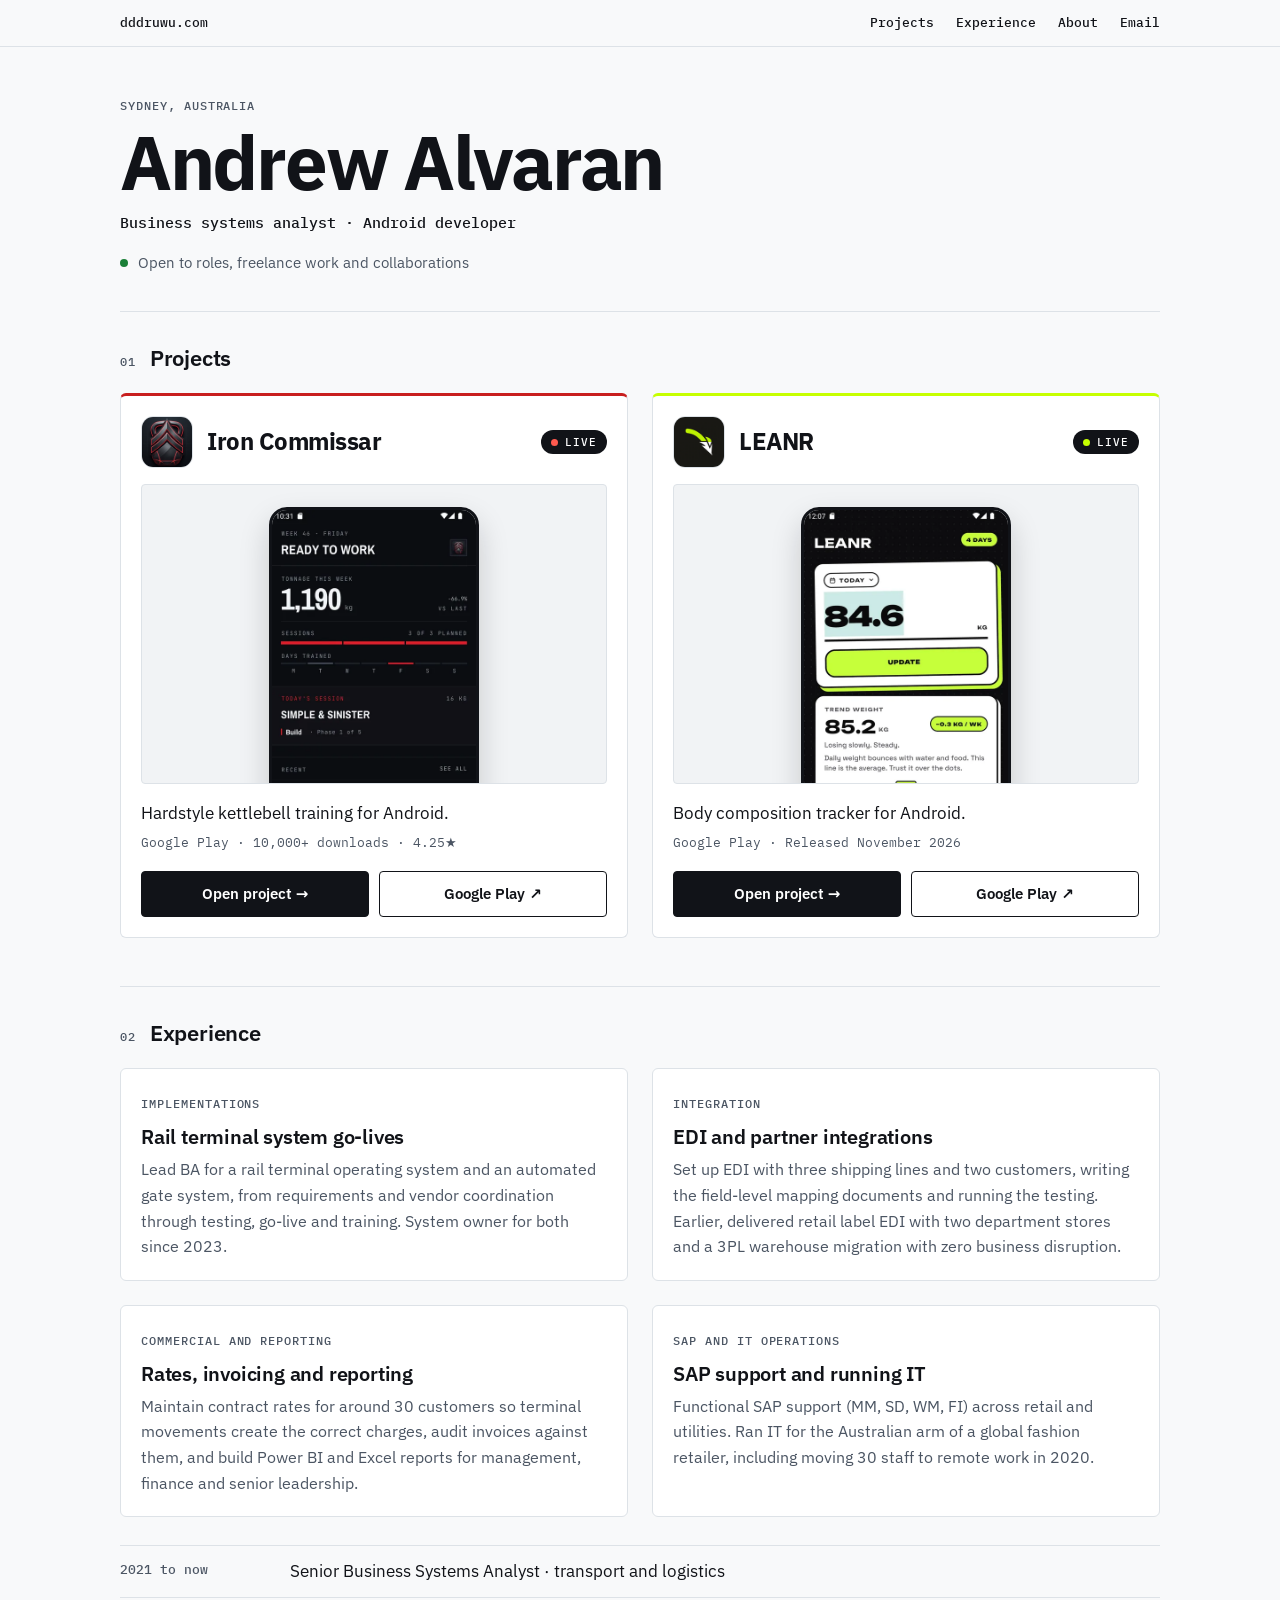
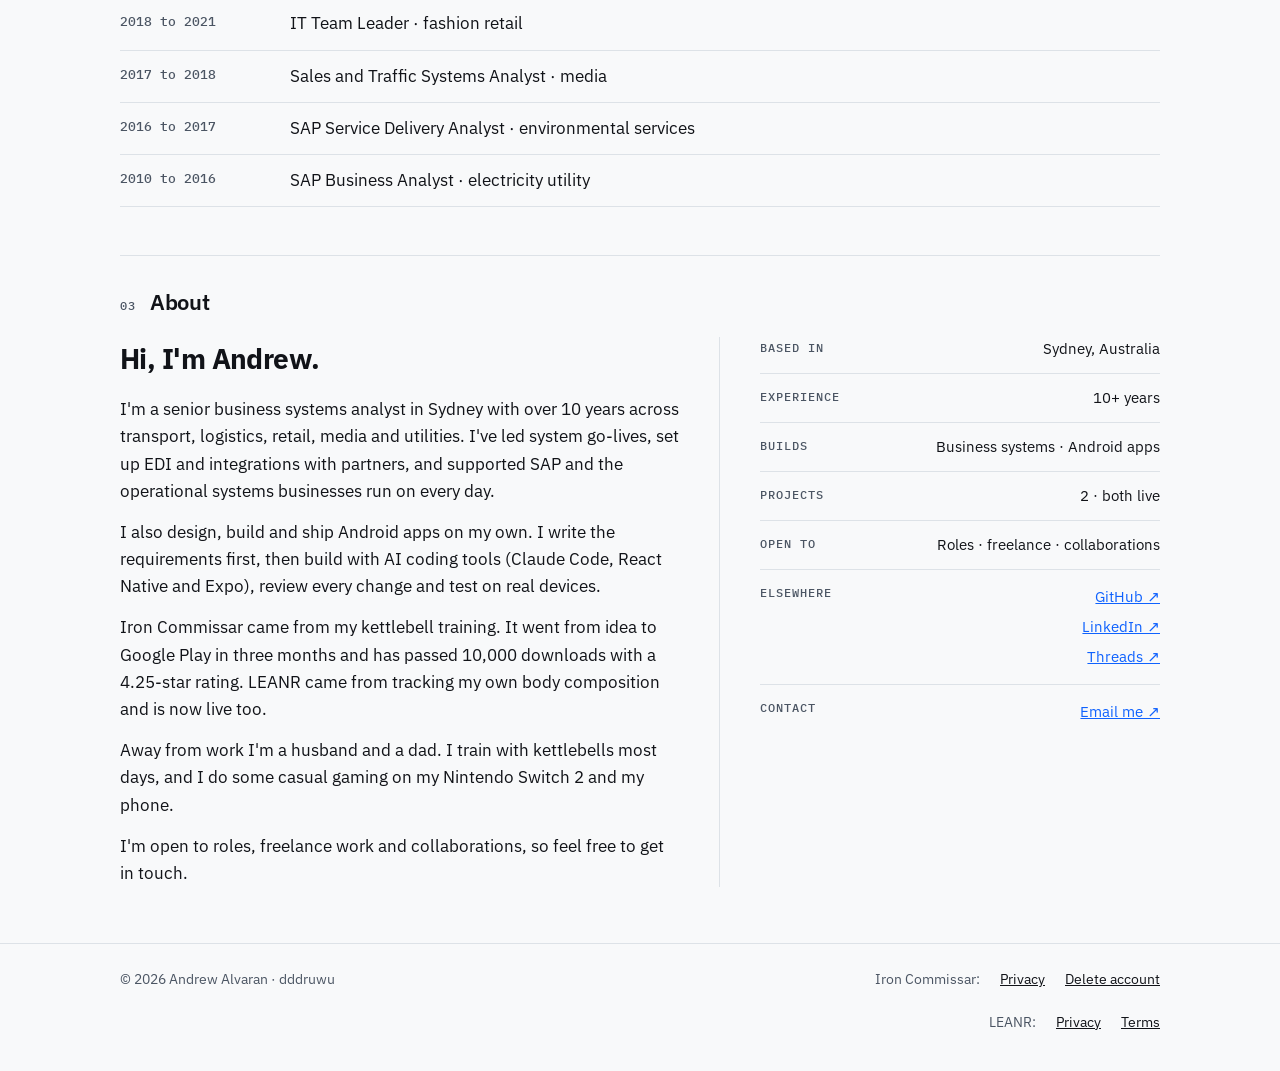
<file: index.html>
<!DOCTYPE html>
<html lang="en">
<head>
  <meta charset="utf-8">
  <meta name="viewport" content="width=device-width, initial-scale=1">
  <title>Andrew Alvaran | Business systems analyst and Android developer</title>
  <meta name="description" content="Andrew Alvaran, a senior business systems analyst in Sydney who also builds Android apps: Iron Commissar and LEANR, both live on Google Play.">
  <meta name="theme-color" content="#f8f9fa">
  <link rel="canonical" href="https://dddruwu.com/">

  <!-- Link preview card when the site is shared -->
  <meta property="og:type" content="website">
  <meta property="og:site_name" content="Andrew Alvaran">
  <meta property="og:title" content="Andrew Alvaran | Business systems analyst and Android developer">
  <meta property="og:description" content="Senior business systems analyst in Sydney. Builds and ships Android apps: Iron Commissar and LEANR, both live on Google Play.">
  <meta property="og:url" content="https://dddruwu.com/">
  <meta property="og:image" content="https://dddruwu.com/assets/img/og-image.png">
  <meta name="twitter:card" content="summary_large_image">

  <link rel="icon" href="/assets/img/favicon.svg" type="image/svg+xml">
  <link rel="icon" href="/assets/img/favicon-32.png" sizes="32x32" type="image/png">
  <link rel="apple-touch-icon" href="/assets/img/apple-touch-icon.png">

  <!-- Home page only. Project pages use project.css and policy pages use policy.css. -->
  <link rel="stylesheet" href="/assets/css/home.css">
  <!-- Tells search engines who this site is about (data only, not a program) -->
  <script type="application/ld+json">
  {
    "@context": "https://schema.org",
    "@type": "Person",
    "name": "Andrew Alvaran",
    "url": "https://dddruwu.com/",
    "jobTitle": "Senior Business Systems Analyst",
    "description": "Senior business systems analyst in Sydney who also builds and ships Android apps.",
    "address": { "@type": "PostalAddress", "addressLocality": "Sydney", "addressCountry": "AU" },
    "sameAs": [
      "https://www.linkedin.com/in/andrewalvaran/",
      "https://github.com/dddruwu",
      "https://www.threads.com/@dddruwu"
    ]
  }
  </script>
</head>
<body>

  <!-- Top bar -->
  <div class="topbar">
    <div class="container">
      <span class="site">dddruwu.com</span>
      <nav aria-label="Main">
        <a href="#projects">Projects</a>
        <a href="#experience">Experience</a>
        <a href="#about">About</a>
        <a href="mailto:drewalvaran@gmail.com">Email</a>
      </nav>
    </div>
  </div>

  <header class="container hero">
    <span class="label">Sydney, Australia</span>
    <h1 class="word">Andrew Alvaran</h1>
    <p class="role">Business systems analyst · Android developer</p>
    <p class="open">Open to roles, freelance work and collaborations</p>
  </header>

  <main>
    <section id="projects" class="container">
      <div class="section-head"><span class="label">01</span><h2>Projects</h2></div>
      <div class="projects">

        <!-- Project 01: Iron Commissar. To add a project, copy one whole <article> block. -->
        <article class="card card--red">
          <div class="card-head">
            <img src="/assets/img/ic-icon.png" width="120" height="120" alt="">
            <h3>Iron Commissar</h3>
            <span class="pill">Live</span>
          </div>
          <div class="stage">
            <img src="/assets/img/ic-home.webp" width="460" height="1022" alt="Iron Commissar home screen showing weekly tonnage, sessions and today's workout">
          </div>
          <p class="blurb">Hardstyle kettlebell training for Android.</p>
          <p class="meta">Google Play · 10,000+ downloads · 4.25★</p>
          <div class="actions">
            <a class="btn btn--primary" href="/iron-commissar/">Open project →</a>
            <a class="btn" href="https://play.google.com/store/apps/details?id=com.andrew.ironcommissar">Google Play ↗</a>
          </div>
        </article>

        <!-- Project 02: LEANR -->
        <article class="card card--lime">
          <div class="card-head">
            <img src="/assets/img/leanr-icon.png" width="120" height="120" alt="">
            <h3>LEANR</h3>
            <span class="pill">Live</span>
          </div>
          <div class="stage">
            <img src="/assets/img/leanr-today.webp" width="460" height="1022" alt="LEANR Today screen showing a daily weight entry and trend weight">
          </div>
          <p class="blurb">Body composition tracker for Android.</p>
          <p class="meta">Google Play · Released November 2026</p>
          <div class="actions">
            <a class="btn btn--primary" href="/leanr/">Open project →</a>
            <a class="btn" href="https://play.google.com/store/apps/details?id=com.leanr.app">Google Play ↗</a>
          </div>
        </article>

      </div>
    </section>

    <section id="experience" class="container experience">
      <div class="section-head"><span class="label">02</span><h2>Experience</h2></div>
      <div class="exp-grid">

        <!-- Career highlights. To add one, copy a whole <article> block. -->
        <article class="exp">
          <span class="label">Implementations</span>
          <h3>Rail terminal system go-lives</h3>
          <p>Lead BA for a rail terminal operating system and an automated gate system, from requirements and vendor coordination through testing, go-live and training. System owner for both since 2023.</p>
        </article>

        <article class="exp">
          <span class="label">Integration</span>
          <h3>EDI and partner integrations</h3>
          <p>Set up EDI with three shipping lines and two customers, writing the field-level mapping documents and running the testing. Earlier, delivered retail label EDI with two department stores and a 3PL warehouse migration with zero business disruption.</p>
        </article>

        <article class="exp">
          <span class="label">Commercial and reporting</span>
          <h3>Rates, invoicing and reporting</h3>
          <p>Maintain contract rates for around 30 customers so terminal movements create the correct charges, audit invoices against them, and build Power BI and Excel reports for management, finance and senior leadership.</p>
        </article>

        <article class="exp">
          <span class="label">SAP and IT operations</span>
          <h3>SAP support and running IT</h3>
          <p>Functional SAP support (MM, SD, WM, FI) across retail and utilities. Ran IT for the Australian arm of a global fashion retailer, including moving 30 staff to remote work in 2020.</p>
        </article>

      </div>

      <!-- Career timeline: roles and industries only -->
      <ol class="timeline">
        <li><span class="when">2021 to now</span><span class="what">Senior Business Systems Analyst · transport and logistics</span></li>
        <li><span class="when">2018 to 2021</span><span class="what">IT Team Leader · fashion retail</span></li>
        <li><span class="when">2017 to 2018</span><span class="what">Sales and Traffic Systems Analyst · media</span></li>
        <li><span class="when">2016 to 2017</span><span class="what">SAP Service Delivery Analyst · environmental services</span></li>
        <li><span class="when">2010 to 2016</span><span class="what">SAP Business Analyst · electricity utility</span></li>
      </ol>
    </section>

    <section id="about" class="container about">
      <div class="section-head"><span class="label">03</span><h2>About</h2></div>
      <div class="about-grid">
        <div class="about-text">
          <h3>Hi, I'm Andrew.</h3>
          <p>I'm a senior business systems analyst in Sydney with over 10 years across transport, logistics, retail, media and utilities. I've led system go-lives, set up EDI and integrations with partners, and supported SAP and the operational systems businesses run on every day.</p>
          <p>I also design, build and ship Android apps on my own. I write the requirements first, then build with AI coding tools (Claude Code, React Native and Expo), review every change and test on real devices.</p>
          <p>Iron Commissar came from my kettlebell training. It went from idea to Google Play in three months and has passed 10,000 downloads with a 4.25-star rating. LEANR came from tracking my own body composition and is now live too.</p>
          <p>Away from work I'm a husband and a dad. I train with kettlebells most days, and I do some casual gaming on my Nintendo Switch 2 and my phone.</p>
          <p>I'm open to roles, freelance work and collaborations, so feel free to get in touch.</p>
        </div>
        <dl class="facts">
          <div><dt>Based in</dt><dd>Sydney, Australia</dd></div>
          <div><dt>Experience</dt><dd>10+ years</dd></div>
          <div><dt>Builds</dt><dd>Business systems · Android apps</dd></div>
          <div><dt>Projects</dt><dd>2 · both live</dd></div>
          <div><dt>Open to</dt><dd>Roles · freelance · collaborations</dd></div>
          <!-- Social links: add another <a> line (with <br> after the previous one) to extend this list. -->
          <div><dt>Elsewhere</dt><dd><a href="https://github.com/dddruwu">GitHub ↗</a><br><a href="https://www.linkedin.com/in/andrewalvaran/">LinkedIn ↗</a><br><a href="https://www.threads.com/@dddruwu">Threads ↗</a></dd></div>
          <div><dt>Contact</dt><dd><a href="mailto:drewalvaran@gmail.com">Email me ↗</a></dd></div>
        </dl>
      </div>
    </section>
  </main>

  <footer>
    <div class="container">
      <p>&copy; 2026 Andrew Alvaran · dddruwu</p>
      <div class="footer-links">
        <ul>
          <li>Iron Commissar:</li>
          <li><a href="/iron-commissar/privacy.html">Privacy</a></li>
          <li><a href="/iron-commissar/delete-account.html">Delete account</a></li>
        </ul>
        <ul>
          <li>LEANR:</li>
          <li><a href="/leanr/privacy.html">Privacy</a></li>
          <li><a href="/leanr/terms.html">Terms</a></li>
        </ul>
      </div>
    </div>
  </footer>

</body>
</html>
</file>
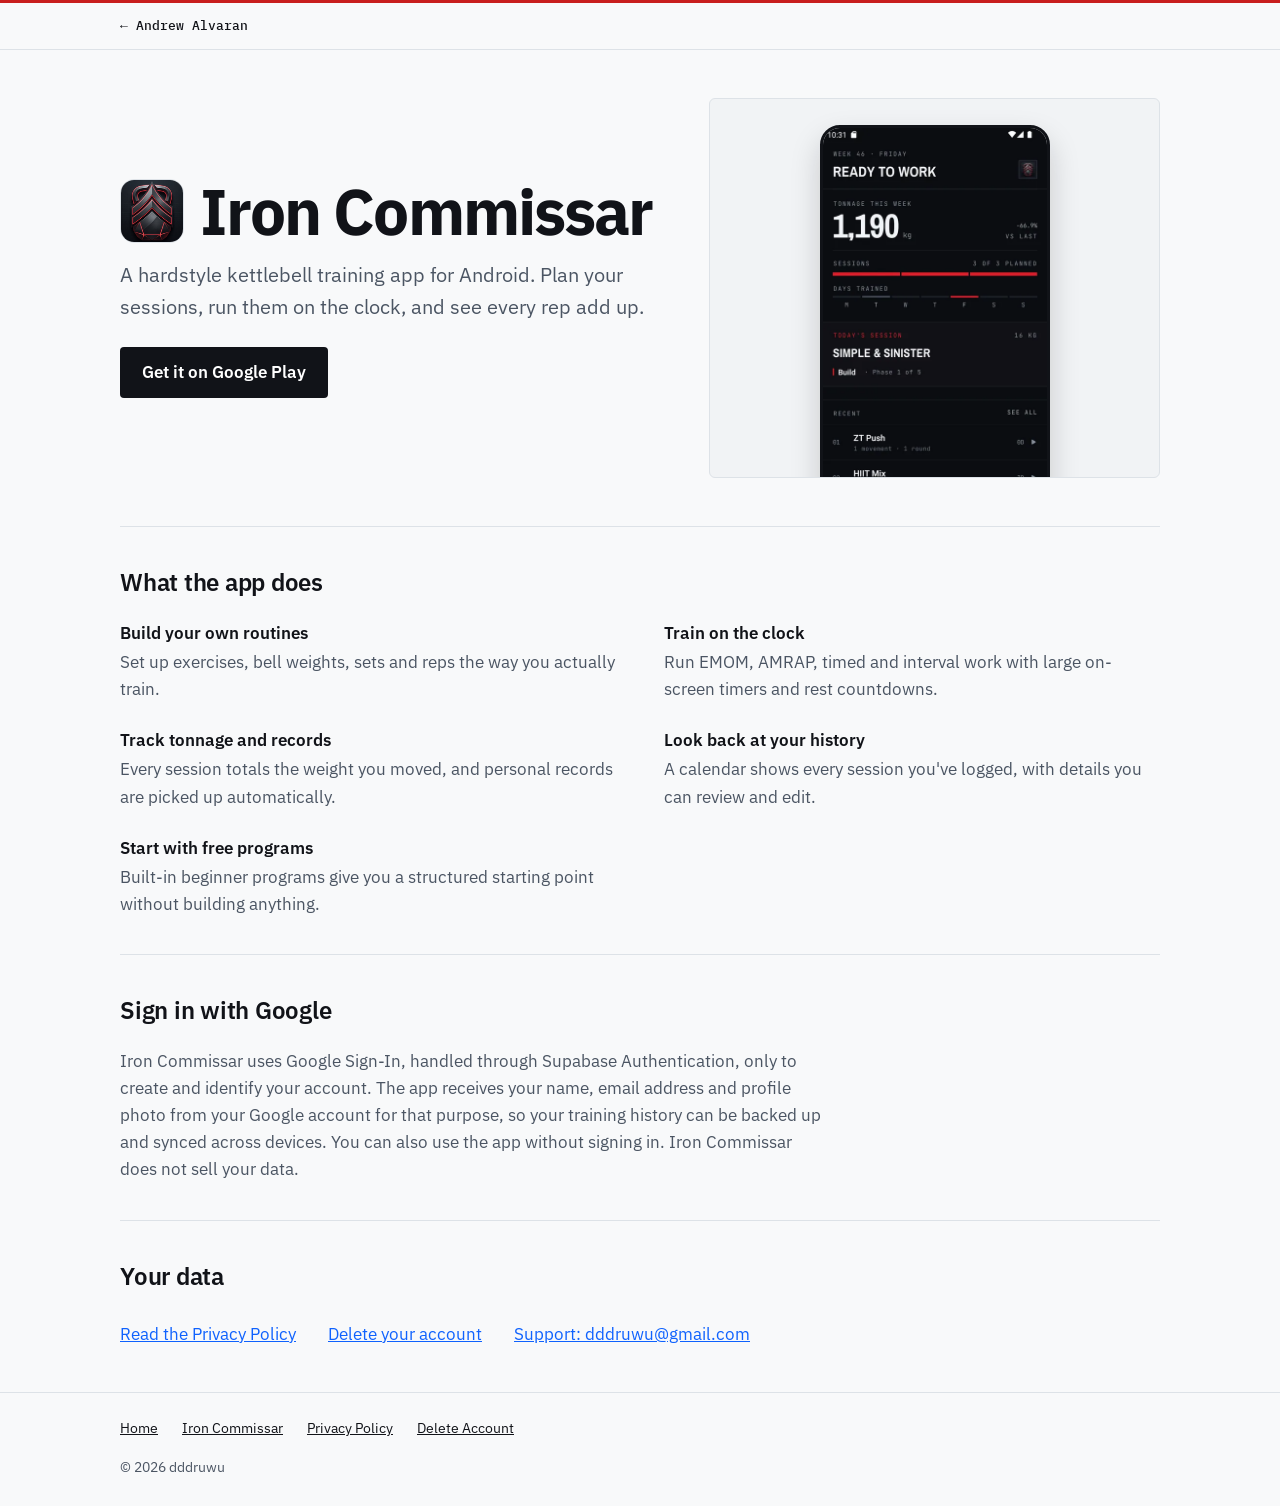
<file: iron-commissar/index.html>
<!DOCTYPE html>
<html lang="en">
<head>
  <meta charset="utf-8">
  <meta name="viewport" content="width=device-width, initial-scale=1">
  <title>Iron Commissar | Hardstyle kettlebell training app for Android</title>
  <meta name="description" content="Iron Commissar is a hardstyle kettlebell training app for Android: build routines, run EMOM and AMRAP timers, and track tonnage and personal records.">
  <link rel="canonical" href="https://dddruwu.com/iron-commissar/">

  <!-- Project page stylesheet. Fonts are hosted on this site, so nothing loads from third parties. -->
  <link rel="stylesheet" href="/assets/css/project.css">
</head>
<body class="theme-red">

  <!-- Top bar: back link to the portfolio home -->
  <div class="site-header"><div class="wrap"><a href="/">&larr; Andrew Alvaran</a></div></div>

  <main class="wrap">

    <!-- Hero: app name and description on the left, phone screenshot on the right -->
    <div class="hero">
      <div>
        <div class="app-id"><img src="/assets/img/ic-icon.png" width="120" height="120" alt=""><h1>Iron Commissar</h1></div>
        <p class="lede">A hardstyle kettlebell training app for Android. Plan your sessions, run them on the clock, and see every rep add up.</p>
        <a class="button" href="https://play.google.com/store/apps/details?id=com.andrew.ironcommissar">Get it on Google Play</a>
      </div>

      <!-- Phone screenshot of the app -->
      <div class="stage">
        <img src="/assets/img/ic-home.webp" width="460" height="1022" alt="Iron Commissar home screen showing weekly tonnage, sessions and today's workout">
      </div>
    </div>

    <section>
      <h2>What the app does</h2>
      <!-- TODO: these bullets come from your old index.html. Check each one matches the real app.
           The repo contains no app source code, so they could not be verified. -->
      <ul class="features">
        <li><strong>Build your own routines</strong><span>Set up exercises, bell weights, sets and reps the way you actually train.</span></li>
        <li><strong>Train on the clock</strong><span>Run EMOM, AMRAP, timed and interval work with large on-screen timers and rest countdowns.</span></li>
        <li><strong>Track tonnage and records</strong><span>Every session totals the weight you moved, and personal records are picked up automatically.</span></li>
        <li><strong>Look back at your history</strong><span>A calendar shows every session you&#39;ve logged, with details you can review and edit.</span></li>
        <li><strong>Start with free programs</strong><span>Built-in beginner programs give you a structured starting point without building anything.</span></li>
        <!-- Sixth bullet from the old page, removed to stay within 3 to 5 bullets. Restore if you like:
        <li><strong>Share your work</strong><span>Turn a finished session into a share card with your numbers and any new records.</span></li>
        -->
      </ul>
    </section>

    <section class="prose">
      <h2>Sign in with Google</h2>
      <p>Iron Commissar uses Google Sign-In, handled through Supabase Authentication, only to create and identify your account. The app receives your name, email address and profile photo from your Google account for that purpose, so your training history can be backed up and synced across devices. You can also use the app without signing in. Iron Commissar does not sell your data.</p>
    </section>

    <section class="prose">
      <h2>Your data</h2>
      <ul class="links">
        <li><a href="https://dddruwu.com/iron-commissar/privacy.html">Read the Privacy Policy</a></li>
        <li><a href="/iron-commissar/delete-account.html">Delete your account</a></li>
        <li><a href="mailto:dddruwu@gmail.com">Support: dddruwu@gmail.com</a></li>
      </ul>
    </section>

  </main>

  <footer>
    <div class="wrap">
      <ul>
        <li><a href="/">Home</a></li>
        <li><a href="/iron-commissar/">Iron Commissar</a></li>
        <li><a href="/iron-commissar/privacy.html">Privacy Policy</a></li>
        <li><a href="/iron-commissar/delete-account.html">Delete Account</a></li>
      </ul>
      <p>&copy; 2026 dddruwu</p>
    </div>
  </footer>

</body>
</html>
</file>
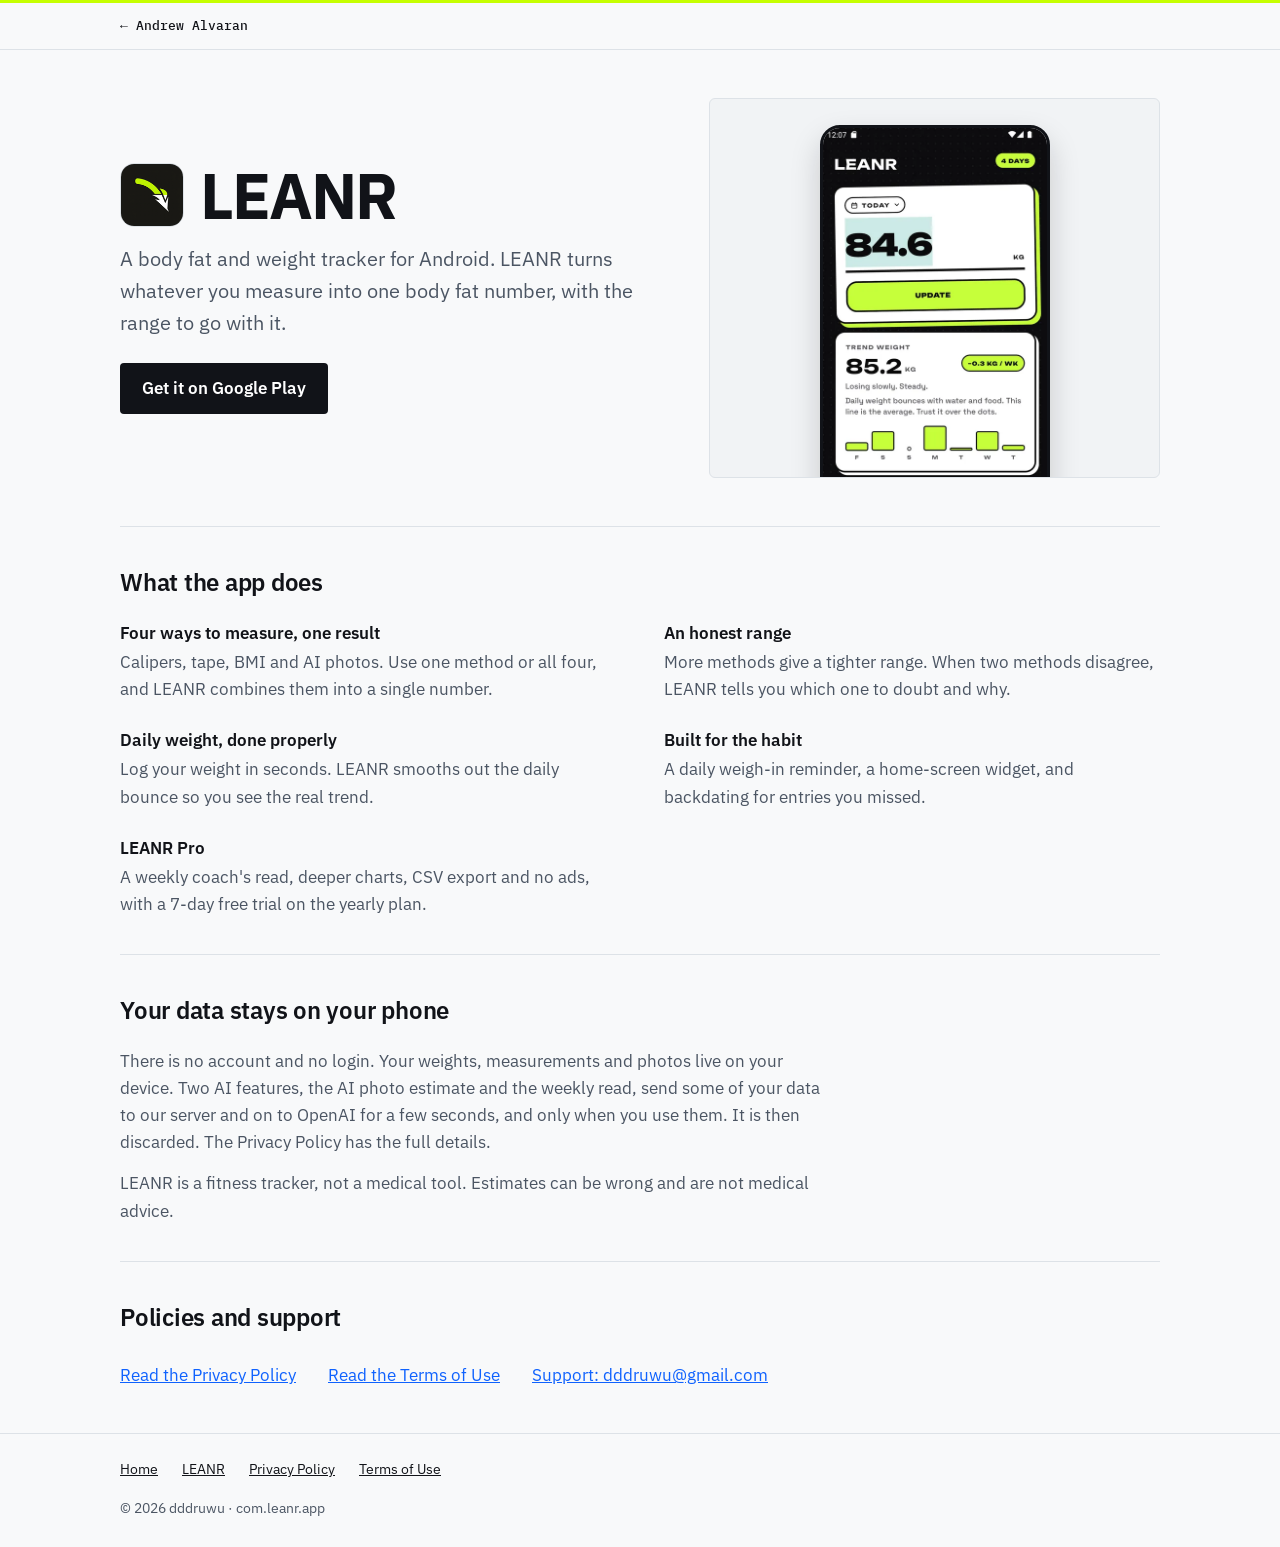
<file: leanr/index.html>
<!DOCTYPE html>
<html lang="en">
<head>
  <meta charset="utf-8">
  <meta name="viewport" content="width=device-width, initial-scale=1">
  <title>LEANR | Body fat and weight tracker for Android</title>
  <meta name="description" content="LEANR is a body fat and weight tracker for Android: calipers, tape, BMI and AI photos combined into one honest number, with the range to go with it.">
  <link rel="canonical" href="https://dddruwu.com/leanr/">

  <!-- Project page stylesheet. Fonts are hosted on this site, so nothing loads from third parties. -->
  <link rel="stylesheet" href="/assets/css/project.css">
</head>
<body class="theme-lime">

  <!-- Top bar: back link to the portfolio home -->
  <div class="site-header"><div class="wrap"><a href="/">&larr; Andrew Alvaran</a></div></div>

  <main class="wrap">

    <!-- Hero: app name and description on the left, phone screenshot on the right -->
    <div class="hero">
      <div>
        <div class="app-id"><img src="/assets/img/leanr-icon.png" width="120" height="120" alt=""><h1>LEANR</h1></div>
        <p class="lede">A body fat and weight tracker for Android. LEANR turns whatever you measure into one body fat number, with the range to go with it.</p>
        <a class="button" href="https://play.google.com/store/apps/details?id=com.leanr.app">Get it on Google Play</a>
      </div>

      <!-- Phone screenshot of the app -->
      <div class="stage">
        <img src="/assets/img/leanr-today.webp" width="460" height="1022" alt="LEANR Today screen showing a daily weight entry and trend weight">
      </div>
    </div>

    <section>
      <h2>What the app does</h2>
      <ul class="features">
        <li><strong>Four ways to measure, one result</strong><span>Calipers, tape, BMI and AI photos. Use one method or all four, and LEANR combines them into a single number.</span></li>
        <li><strong>An honest range</strong><span>More methods give a tighter range. When two methods disagree, LEANR tells you which one to doubt and why.</span></li>
        <li><strong>Daily weight, done properly</strong><span>Log your weight in seconds. LEANR smooths out the daily bounce so you see the real trend.</span></li>
        <li><strong>Built for the habit</strong><span>A daily weigh-in reminder, a home-screen widget, and backdating for entries you missed.</span></li>
        <li><strong>LEANR Pro</strong><span>A weekly coach&#39;s read, deeper charts, CSV export and no ads, with a 7-day free trial on the yearly plan.</span></li>
      </ul>
    </section>

    <section class="prose">
      <h2>Your data stays on your phone</h2>
      <p>There is no account and no login. Your weights, measurements and photos live on your device. Two AI features, the AI photo estimate and the weekly read, send some of your data to our server and on to OpenAI for a few seconds, and only when you use them. It is then discarded. The Privacy Policy has the full details.</p>
      <p>LEANR is a fitness tracker, not a medical tool. Estimates can be wrong and are not medical advice.</p>
    </section>

    <section class="prose">
      <h2>Policies and support</h2>
      <ul class="links">
        <li><a href="/leanr/privacy.html">Read the Privacy Policy</a></li>
        <li><a href="/leanr/terms.html">Read the Terms of Use</a></li>
        <li><a href="mailto:dddruwu@gmail.com">Support: dddruwu@gmail.com</a></li>
      </ul>
    </section>

  </main>

  <footer>
    <div class="wrap">
      <ul>
        <li><a href="/">Home</a></li>
        <li><a href="/leanr/">LEANR</a></li>
        <li><a href="/leanr/privacy.html">Privacy Policy</a></li>
        <li><a href="/leanr/terms.html">Terms of Use</a></li>
      </ul>
      <p>&copy; 2026 dddruwu &middot; com.leanr.app</p>
    </div>
  </footer>

</body>
</html>
</file>
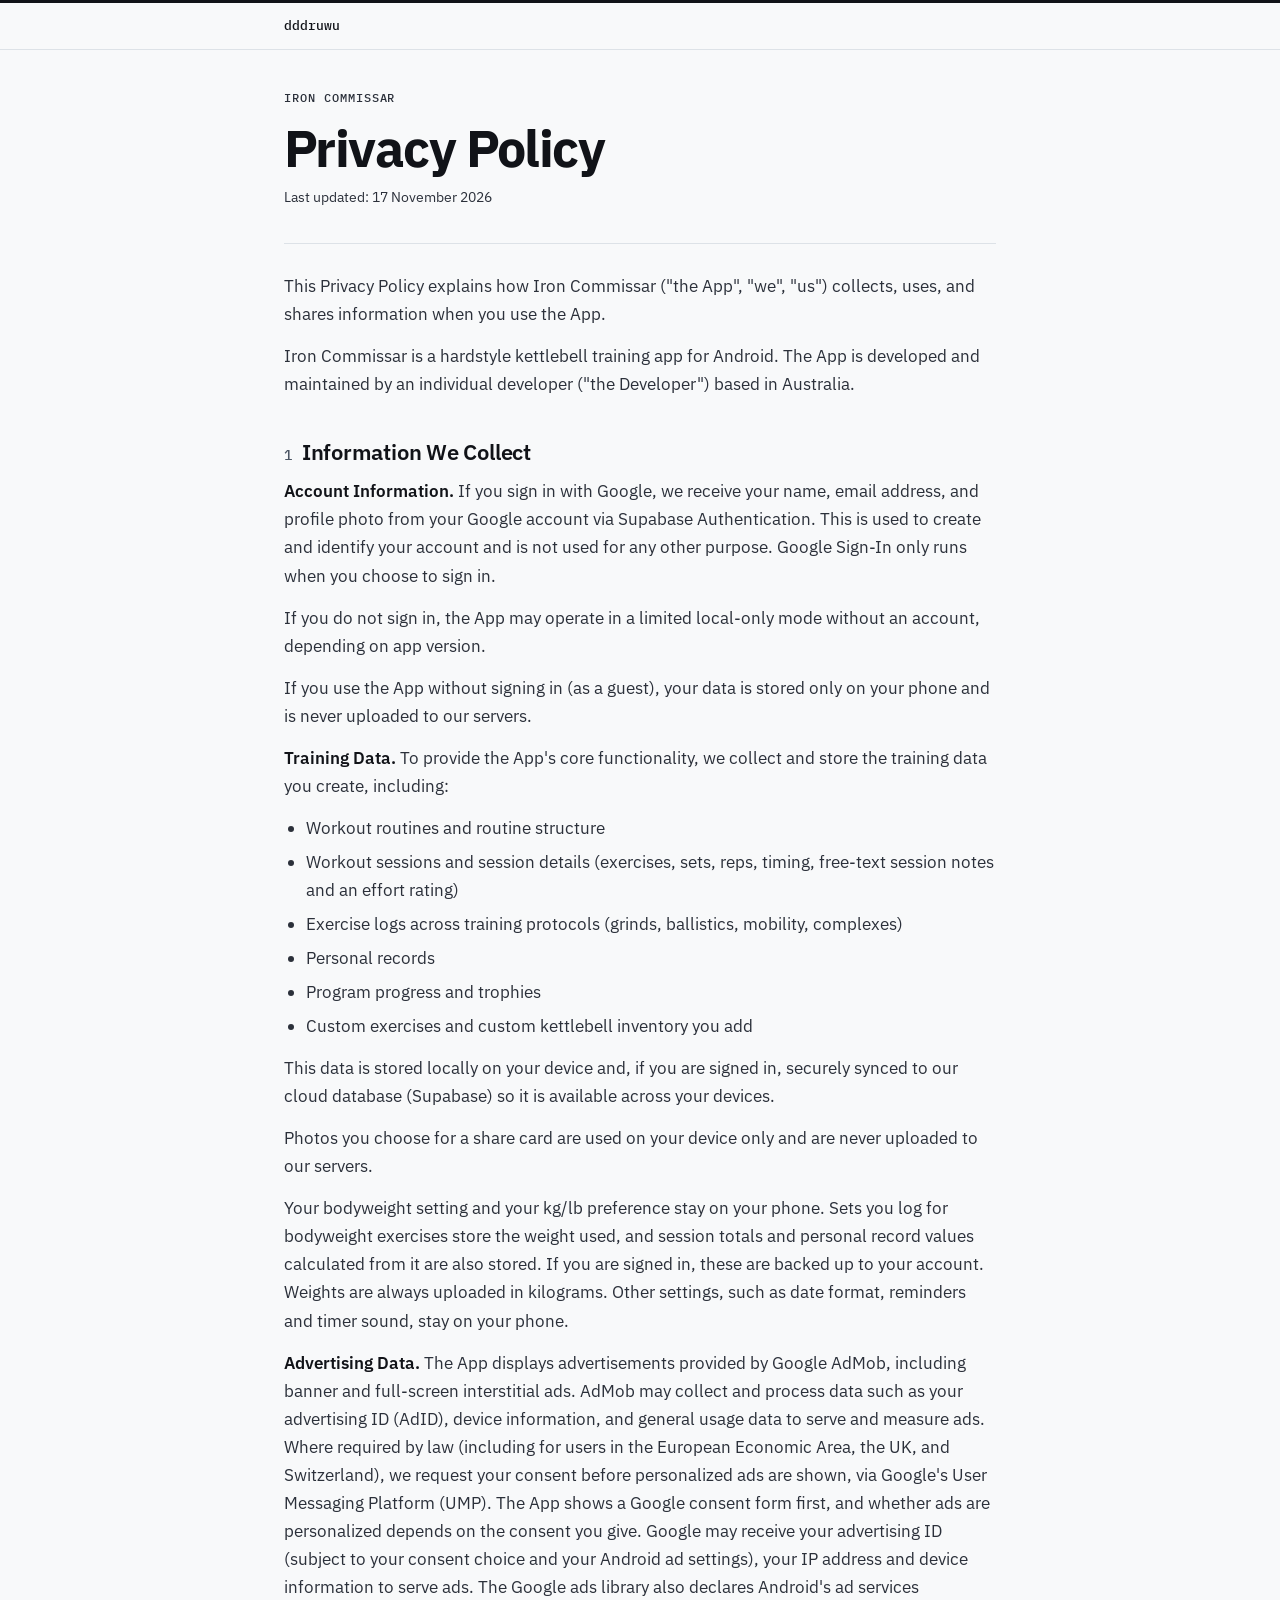
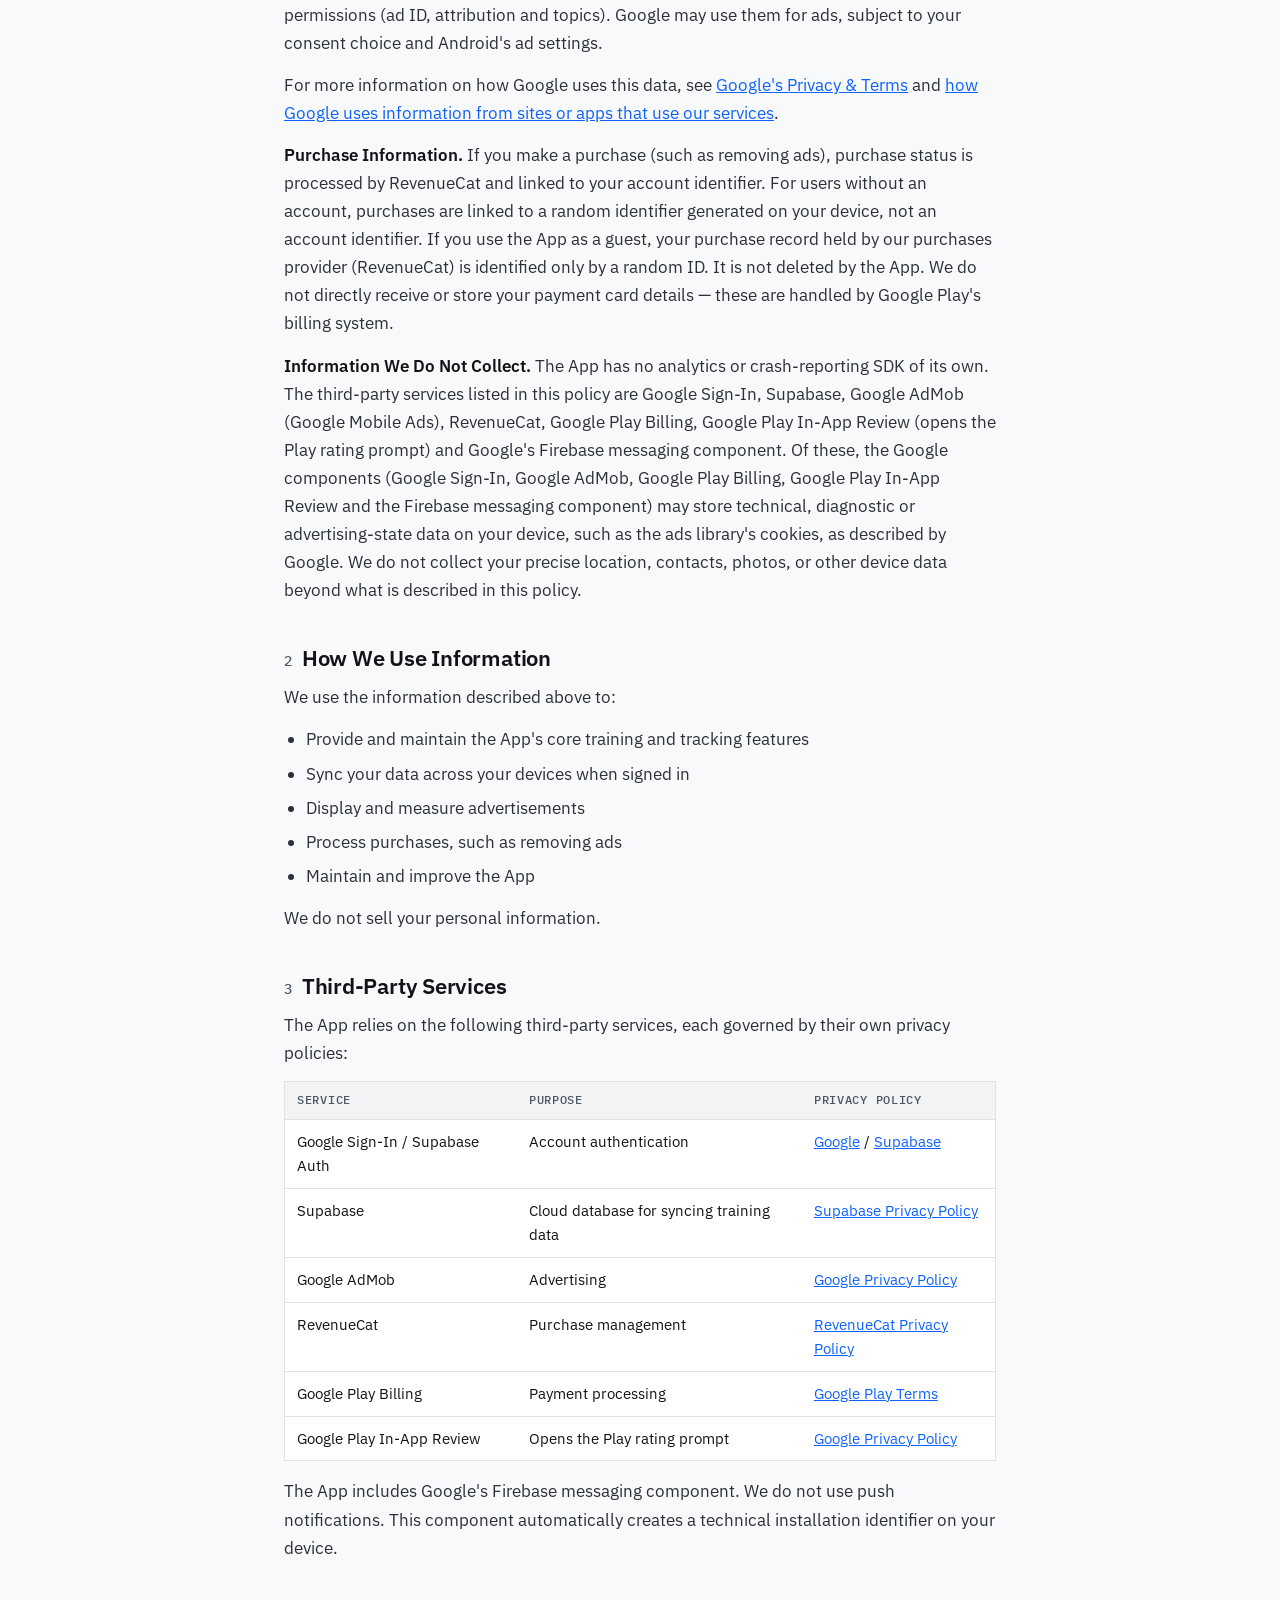
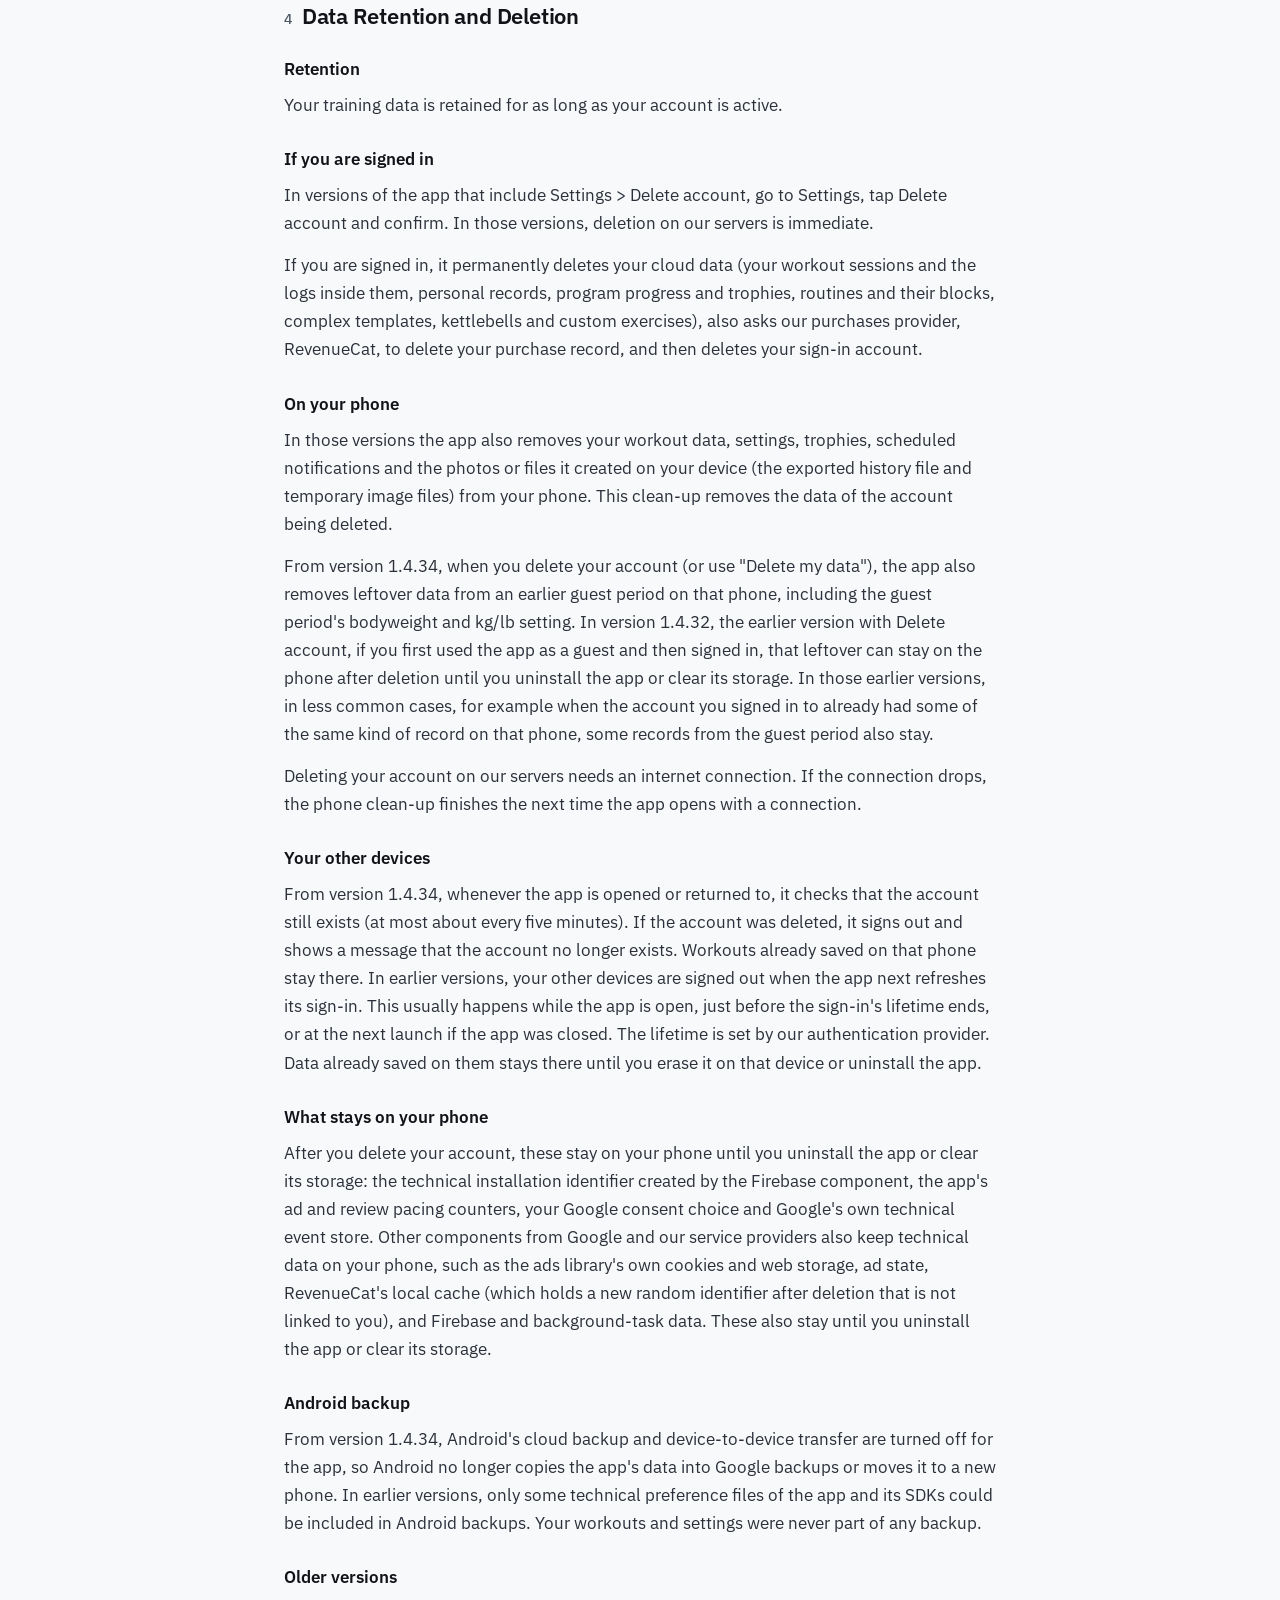
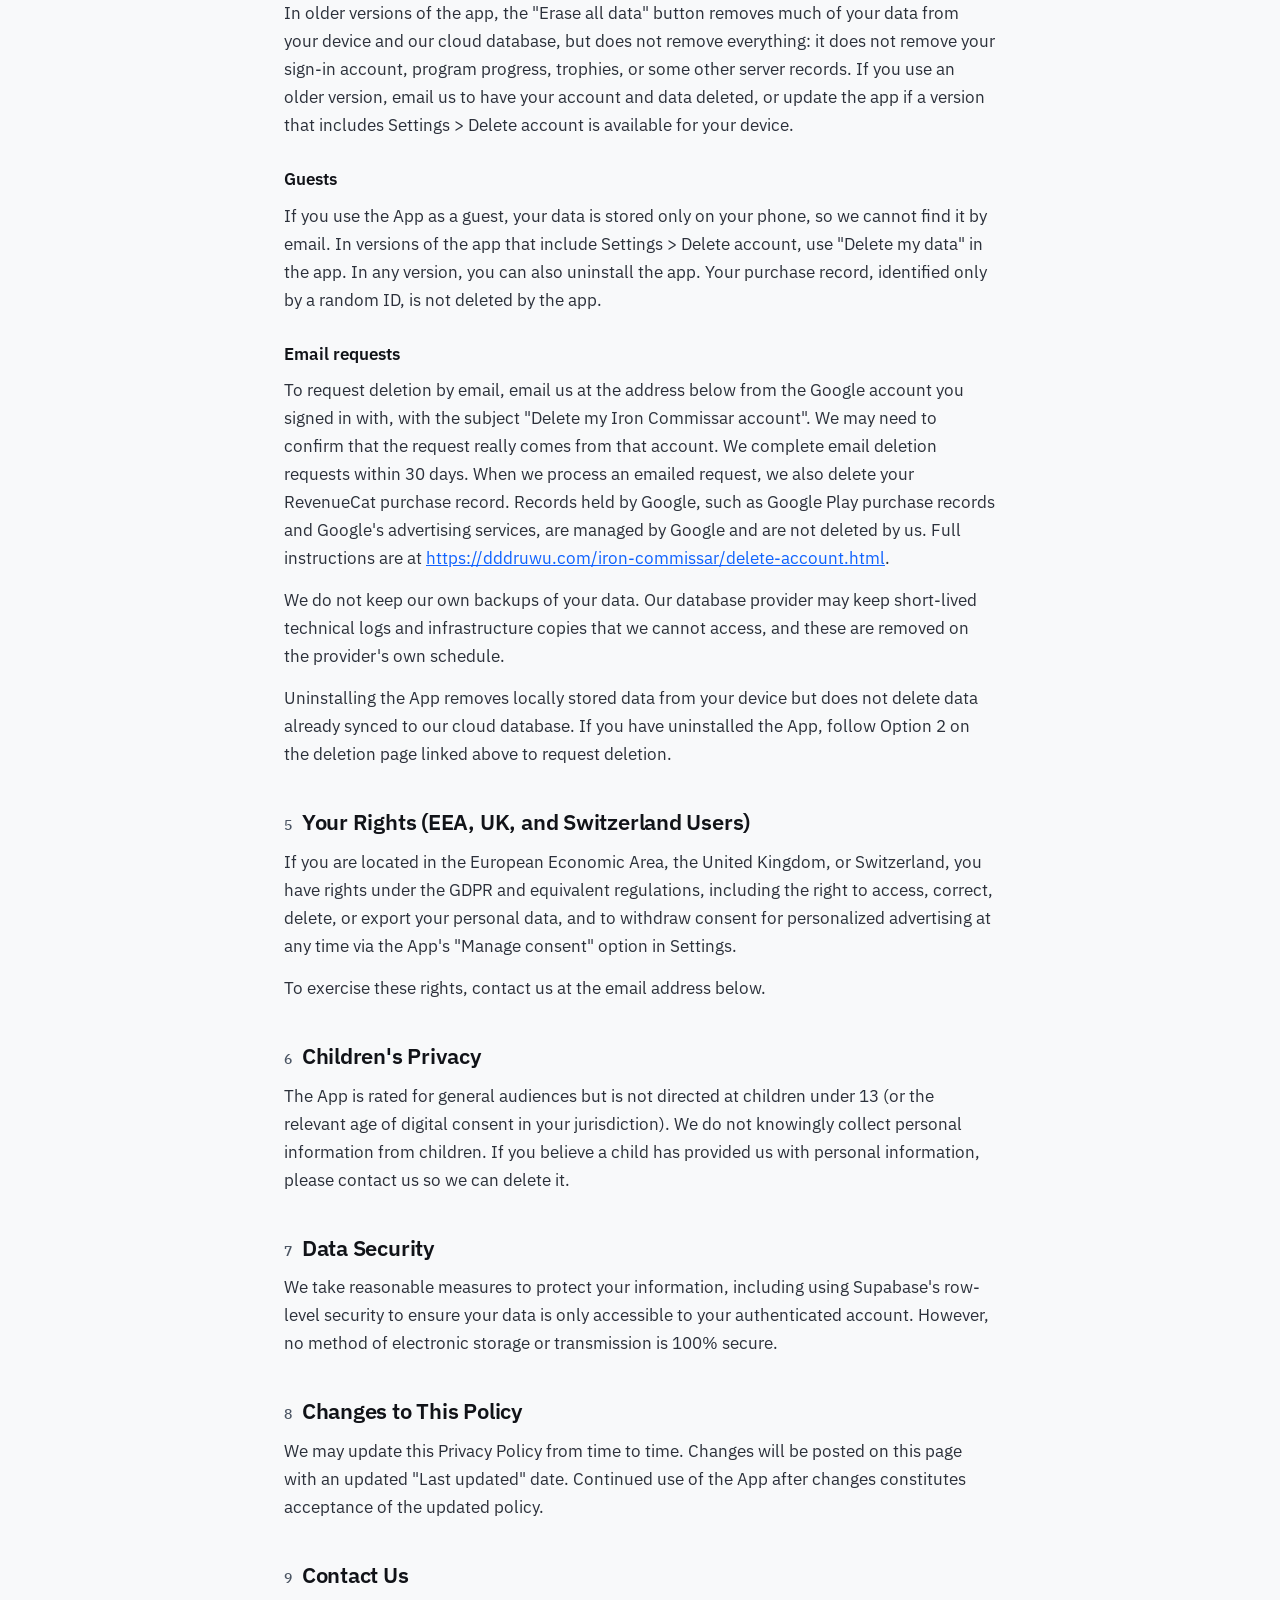
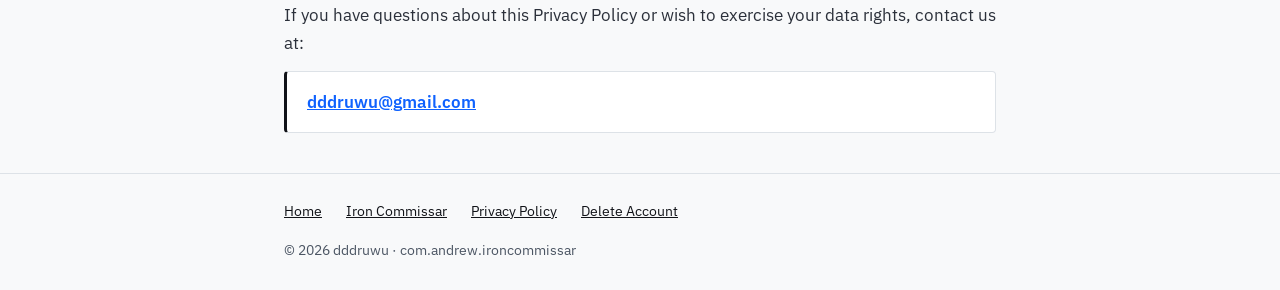
<file: privacy.html>
<!DOCTYPE html>
<html lang="en">
<head>
  <meta charset="utf-8">
  <meta name="viewport" content="width=device-width, initial-scale=1">
  <title>Privacy Policy | Iron Commissar (moved)</title>
  <meta name="description" content="The Iron Commissar privacy policy has moved to https://dddruwu.com/iron-commissar/privacy.html">

  <!-- Tells Google which URL is the real one -->
  <link rel="canonical" href="https://dddruwu.com/iron-commissar/privacy.html">

  <!-- Sends the browser to the new page immediately (0 seconds).
       KEEP THIS FILE: released versions of the Android app open /privacy.html -->
  <meta http-equiv="refresh" content="0; url=/iron-commissar/privacy.html">

  <link rel="stylesheet" href="/assets/css/policy.css">
</head>
<body>

  <main class="wrap narrow prose" style="padding-top: 3rem;">
    <h1>Privacy policy has moved</h1>
    <!-- Visible link for anyone whose browser does not follow the redirect -->
    <p>If you are not redirected automatically, go to the
      <a href="/iron-commissar/privacy.html">Iron Commissar privacy policy</a>.</p>
  </main>

  <footer>
    <div class="wrap narrow">
      <ul>
        <li><a href="/">Home</a></li>
        <li><a href="/iron-commissar/">Iron Commissar</a></li>
        <li><a href="/iron-commissar/privacy.html">Privacy Policy</a></li>
        <li><a href="/iron-commissar/delete-account.html">Delete Account</a></li>
      </ul>
      <p>&copy; 2026 dddruwu</p>
    </div>
  </footer>

</body>
</html>
</file>
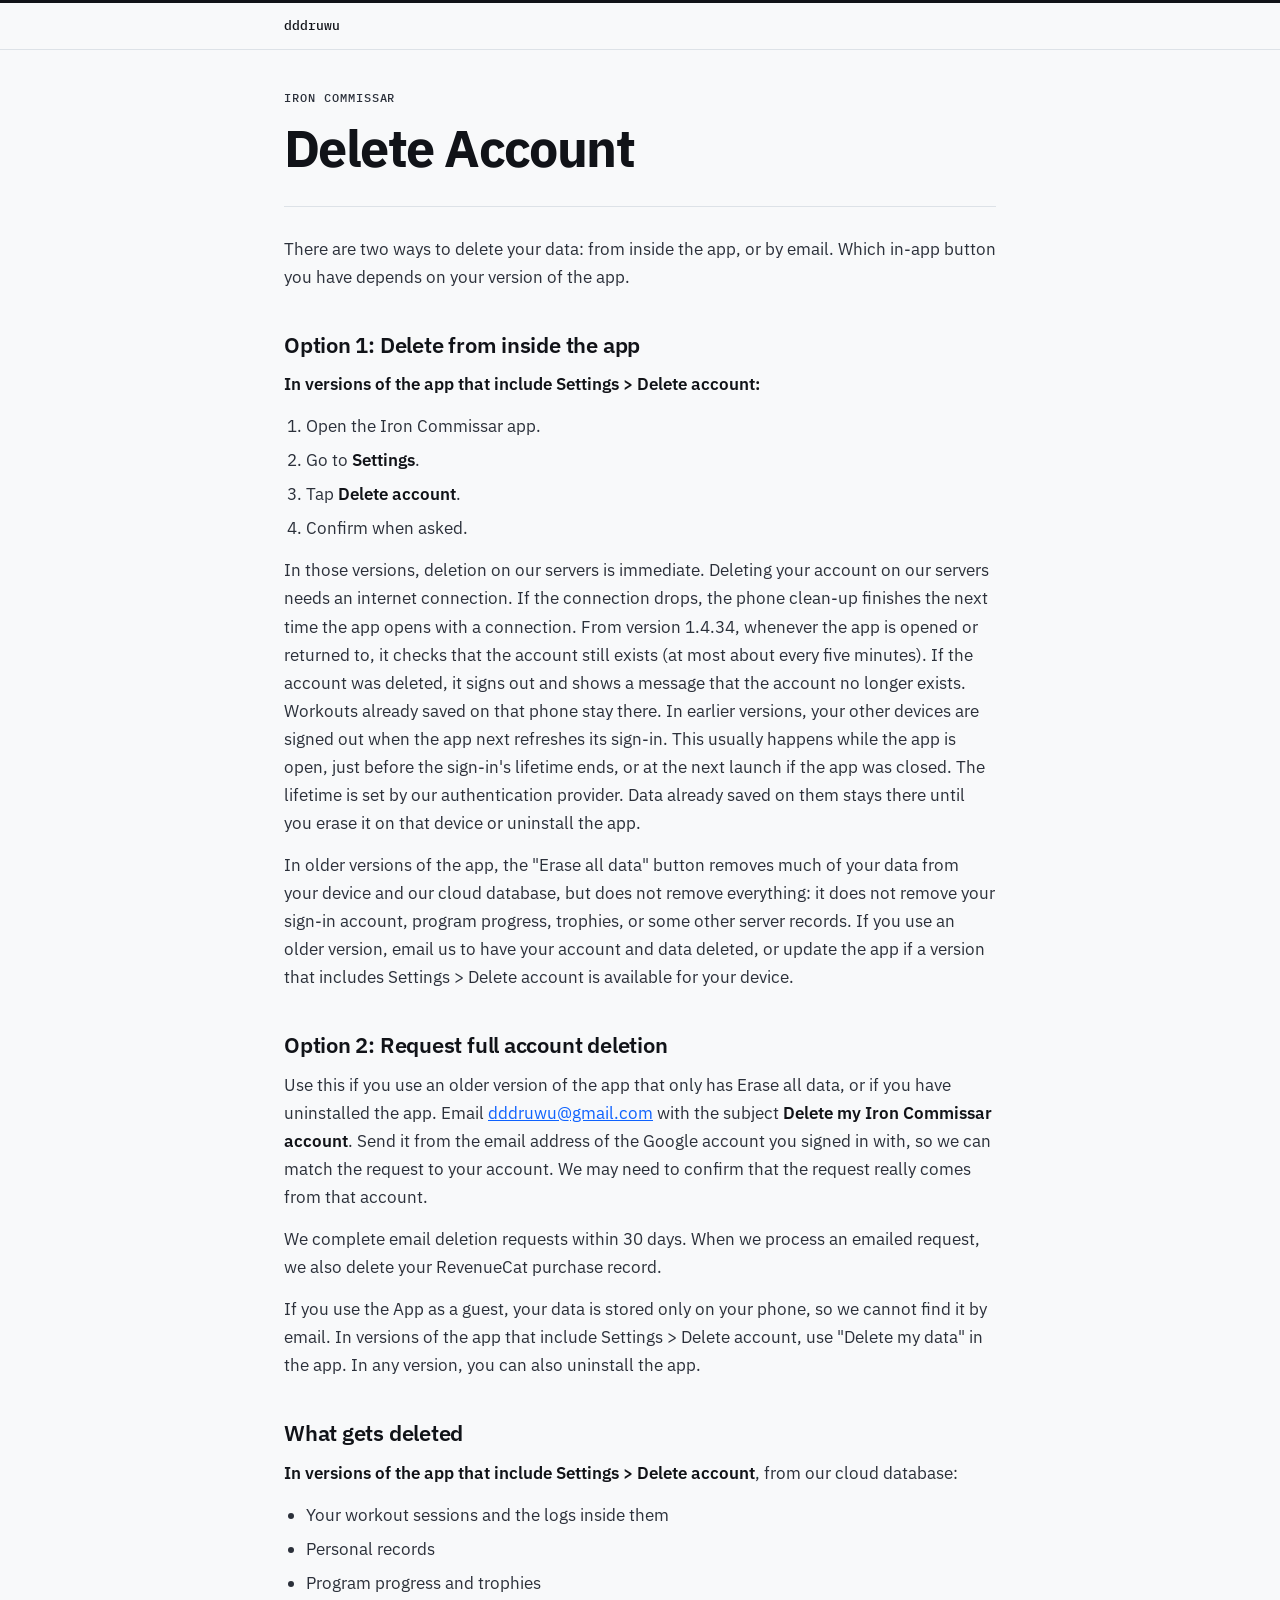
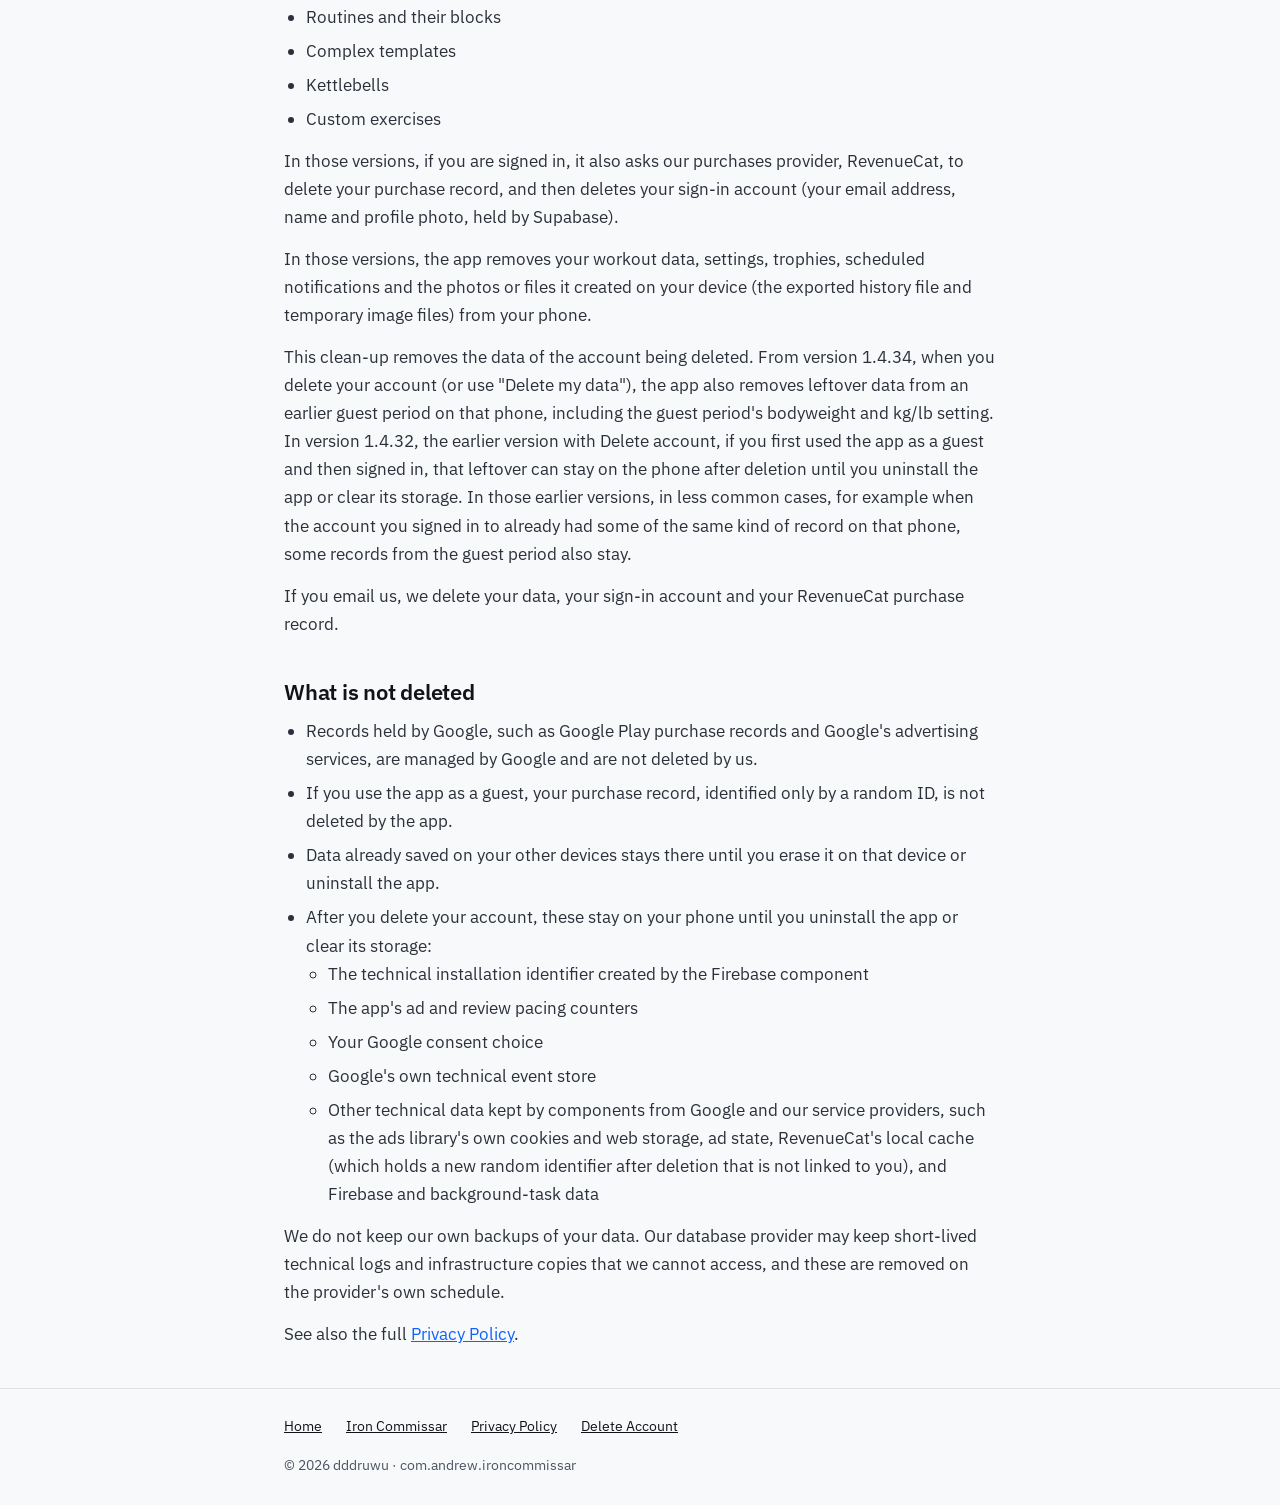
<file: iron-commissar/delete-account.html>
<!DOCTYPE html>
<html lang="en">
<head>
  <meta charset="utf-8">
  <meta name="viewport" content="width=device-width, initial-scale=1">
  <title>Delete Account | Iron Commissar</title>
  <meta name="description" content="How to delete your Iron Commissar workout data from inside the app, and how to request deletion of your Google sign-in account by email.">
  <link rel="canonical" href="https://dddruwu.com/iron-commissar/delete-account.html">

  <!-- Same typefaces as the app -->

  <!-- Shared stylesheet used by every page -->
  <link rel="stylesheet" href="/assets/css/policy.css">
</head>
<body>

  <!-- Top bar: links back to the portfolio home -->
  <div class="site-header"><div class="wrap narrow"><a href="/">dddruwu</a></div></div>

  <main class="wrap narrow prose">

    <header class="page-head">
      <p class="eyebrow">Iron Commissar</p>
      <h1>Delete Account</h1>
    </header>

    <p>There are two ways to delete your data: from inside the app, or by email. Which in-app button you have depends on your version of the app.</p>

    <h2>Option 1: Delete from inside the app</h2>
    <p><strong>In versions of the app that include Settings &gt; Delete account:</strong></p>
    <ol>
      <li>Open the Iron Commissar app.</li>
      <li>Go to <strong>Settings</strong>.</li>
      <li>Tap <strong>Delete account</strong>.</li>
      <li>Confirm when asked.</li>
    </ol>
    <p>In those versions, deletion on our servers is immediate. Deleting your account on our servers needs an internet connection. If the connection drops, the phone clean-up finishes the next time the app opens with a connection. From version 1.4.34, whenever the app is opened or returned to, it checks that the account still exists (at most about every five minutes). If the account was deleted, it signs out and shows a message that the account no longer exists. Workouts already saved on that phone stay there. In earlier versions, your other devices are signed out when the app next refreshes its sign-in. This usually happens while the app is open, just before the sign-in's lifetime ends, or at the next launch if the app was closed. The lifetime is set by our authentication provider. Data already saved on them stays there until you erase it on that device or uninstall the app.</p>
    <p>In older versions of the app, the "Erase all data" button removes much of your data from your device and our cloud database, but does not remove everything: it does not remove your sign-in account, program progress, trophies, or some other server records. If you use an older version, email us to have your account and data deleted, or update the app if a version that includes Settings &gt; Delete account is available for your device.</p>

    <h2>Option 2: Request full account deletion</h2>
    <p>Use this if you use an older version of the app that only has Erase all data, or if you have uninstalled the app. Email <a href="mailto:dddruwu@gmail.com?subject=Delete%20my%20Iron%20Commissar%20account">dddruwu@gmail.com</a> with the subject <strong>Delete my Iron Commissar account</strong>. Send it from the email address of the Google account you signed in with, so we can match the request to your account. We may need to confirm that the request really comes from that account.</p>
    <p>We complete email deletion requests within 30 days. When we process an emailed request, we also delete your RevenueCat purchase record.</p>
    <p>If you use the App as a guest, your data is stored only on your phone, so we cannot find it by email. In versions of the app that include Settings &gt; Delete account, use "Delete my data" in the app. In any version, you can also uninstall the app.</p>

    <h2>What gets deleted</h2>
    <p><strong>In versions of the app that include Settings &gt; Delete account</strong>, from our cloud database:</p>
    <ul>
      <li>Your workout sessions and the logs inside them</li>
      <li>Personal records</li>
      <li>Program progress and trophies</li>
      <li>Routines and their blocks</li>
      <li>Complex templates</li>
      <li>Kettlebells</li>
      <li>Custom exercises</li>
    </ul>
    <p>In those versions, if you are signed in, it also asks our purchases provider, RevenueCat, to delete your purchase record, and then deletes your sign-in account (your email address, name and profile photo, held by Supabase).</p>
    <p>In those versions, the app removes your workout data, settings, trophies, scheduled notifications and the photos or files it created on your device (the exported history file and temporary image files) from your phone.</p>
    <!-- REVISIT: version-specific wording (1.4.32 and 1.4.34). Simplify once older versions are no longer in use. -->
    <p>This clean-up removes the data of the account being deleted. From version 1.4.34, when you delete your account (or use "Delete my data"), the app also removes leftover data from an earlier guest period on that phone, including the guest period's bodyweight and kg/lb setting. In version 1.4.32, the earlier version with Delete account, if you first used the app as a guest and then signed in, that leftover can stay on the phone after deletion until you uninstall the app or clear its storage. In those earlier versions, in less common cases, for example when the account you signed in to already had some of the same kind of record on that phone, some records from the guest period also stay.</p>
    <p>If you email us, we delete your data, your sign-in account and your RevenueCat purchase record.</p>

    <h2>What is not deleted</h2>
    <ul>
      <li>Records held by Google, such as Google Play purchase records and Google's advertising services, are managed by Google and are not deleted by us.</li>
      <li>If you use the app as a guest, your purchase record, identified only by a random ID, is not deleted by the app.</li>
      <li>Data already saved on your other devices stays there until you erase it on that device or uninstall the app.</li>
      <li>After you delete your account, these stay on your phone until you uninstall the app or clear its storage:
        <ul>
          <li>The technical installation identifier created by the Firebase component</li>
          <li>The app's ad and review pacing counters</li>
          <li>Your Google consent choice</li>
          <li>Google's own technical event store</li>
          <li>Other technical data kept by components from Google and our service providers, such as the ads library's own cookies and web storage, ad state, RevenueCat's local cache (which holds a new random identifier after deletion that is not linked to you), and Firebase and background-task data</li>
        </ul>
      </li>
    </ul>
    <!-- REVISIT: backups line. If the project moves to a paid Supabase plan with backups, this line must be updated. -->
    <p>We do not keep our own backups of your data. Our database provider may keep short-lived technical logs and infrastructure copies that we cannot access, and these are removed on the provider's own schedule.</p>

    <p>See also the full <a href="/iron-commissar/privacy.html">Privacy Policy</a>.</p>

  </main>

  <footer>
    <div class="wrap narrow">
      <ul>
        <li><a href="/">Home</a></li>
        <li><a href="/iron-commissar/">Iron Commissar</a></li>
        <li><a href="/iron-commissar/privacy.html">Privacy Policy</a></li>
        <li><a href="/iron-commissar/delete-account.html">Delete Account</a></li>
      </ul>
      <p>&copy; 2026 dddruwu &middot; com.andrew.ironcommissar</p>
    </div>
  </footer>

</body>
</html>
</file>
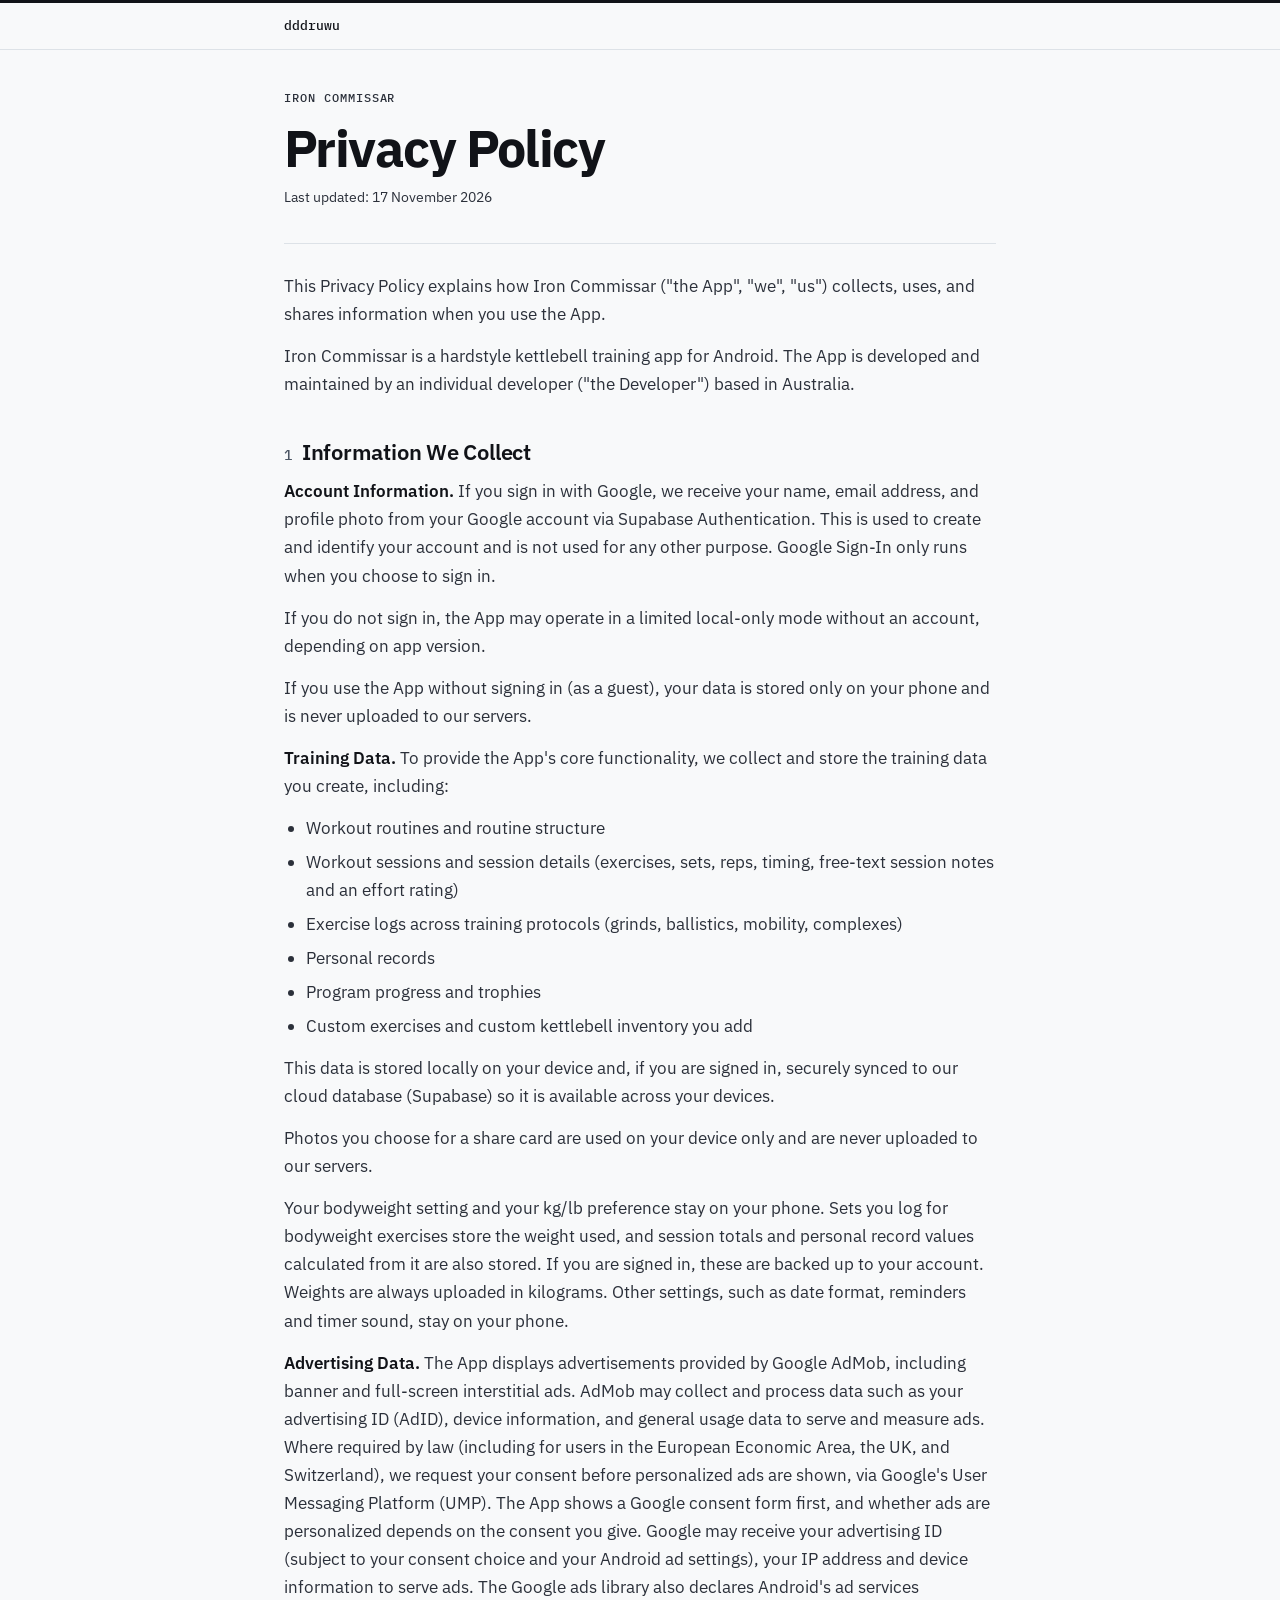
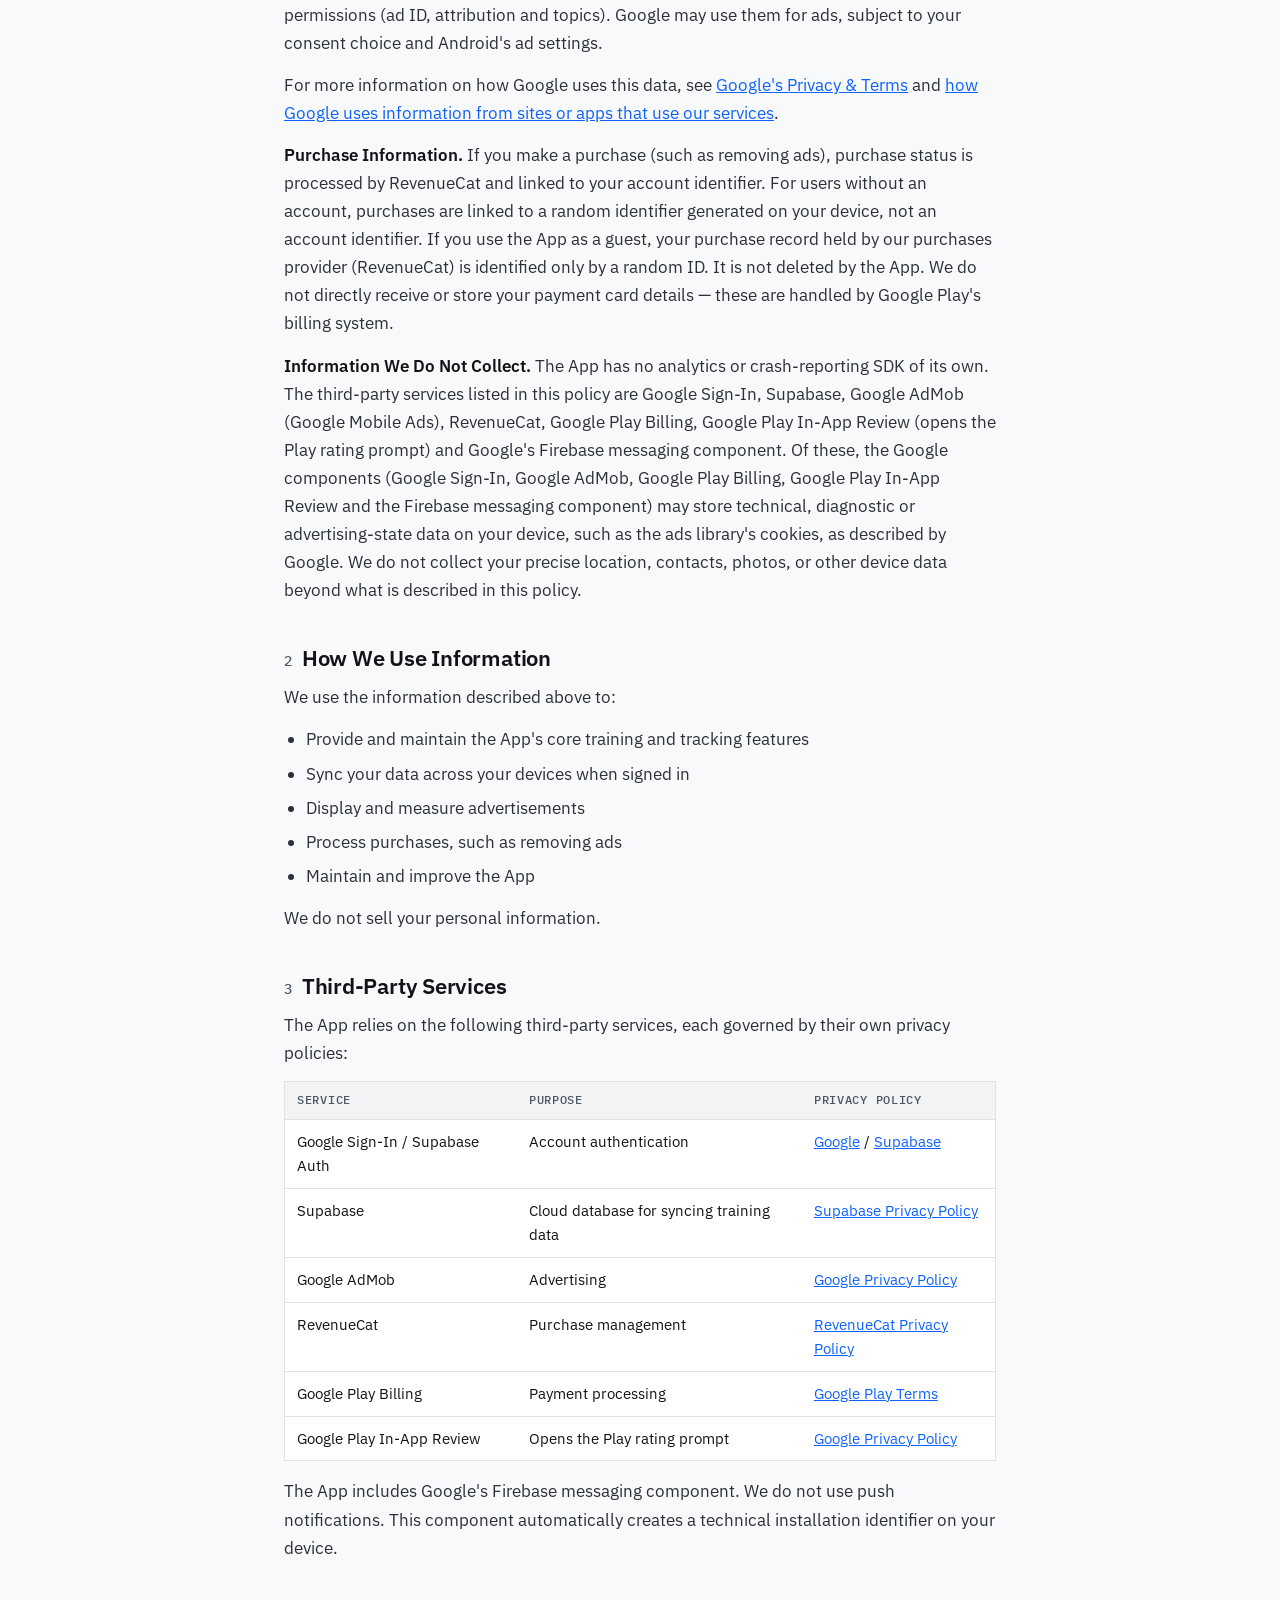
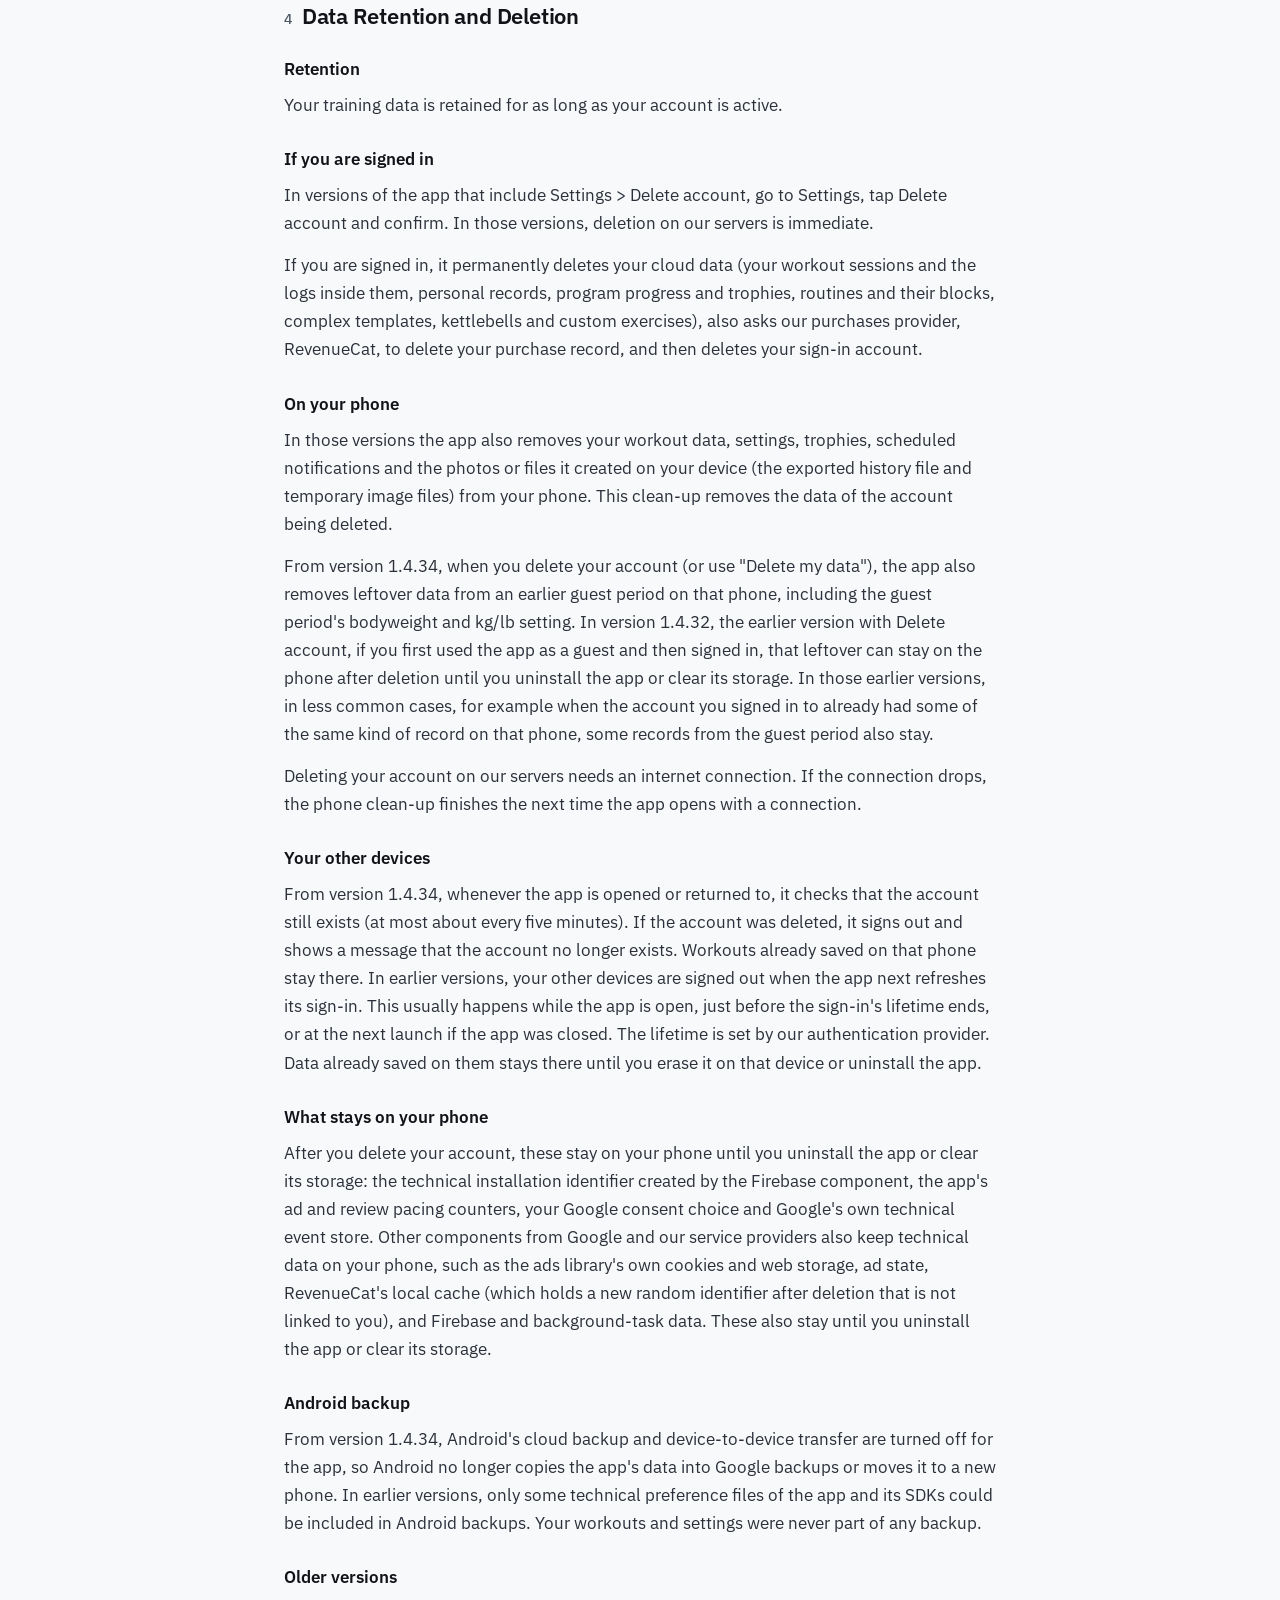
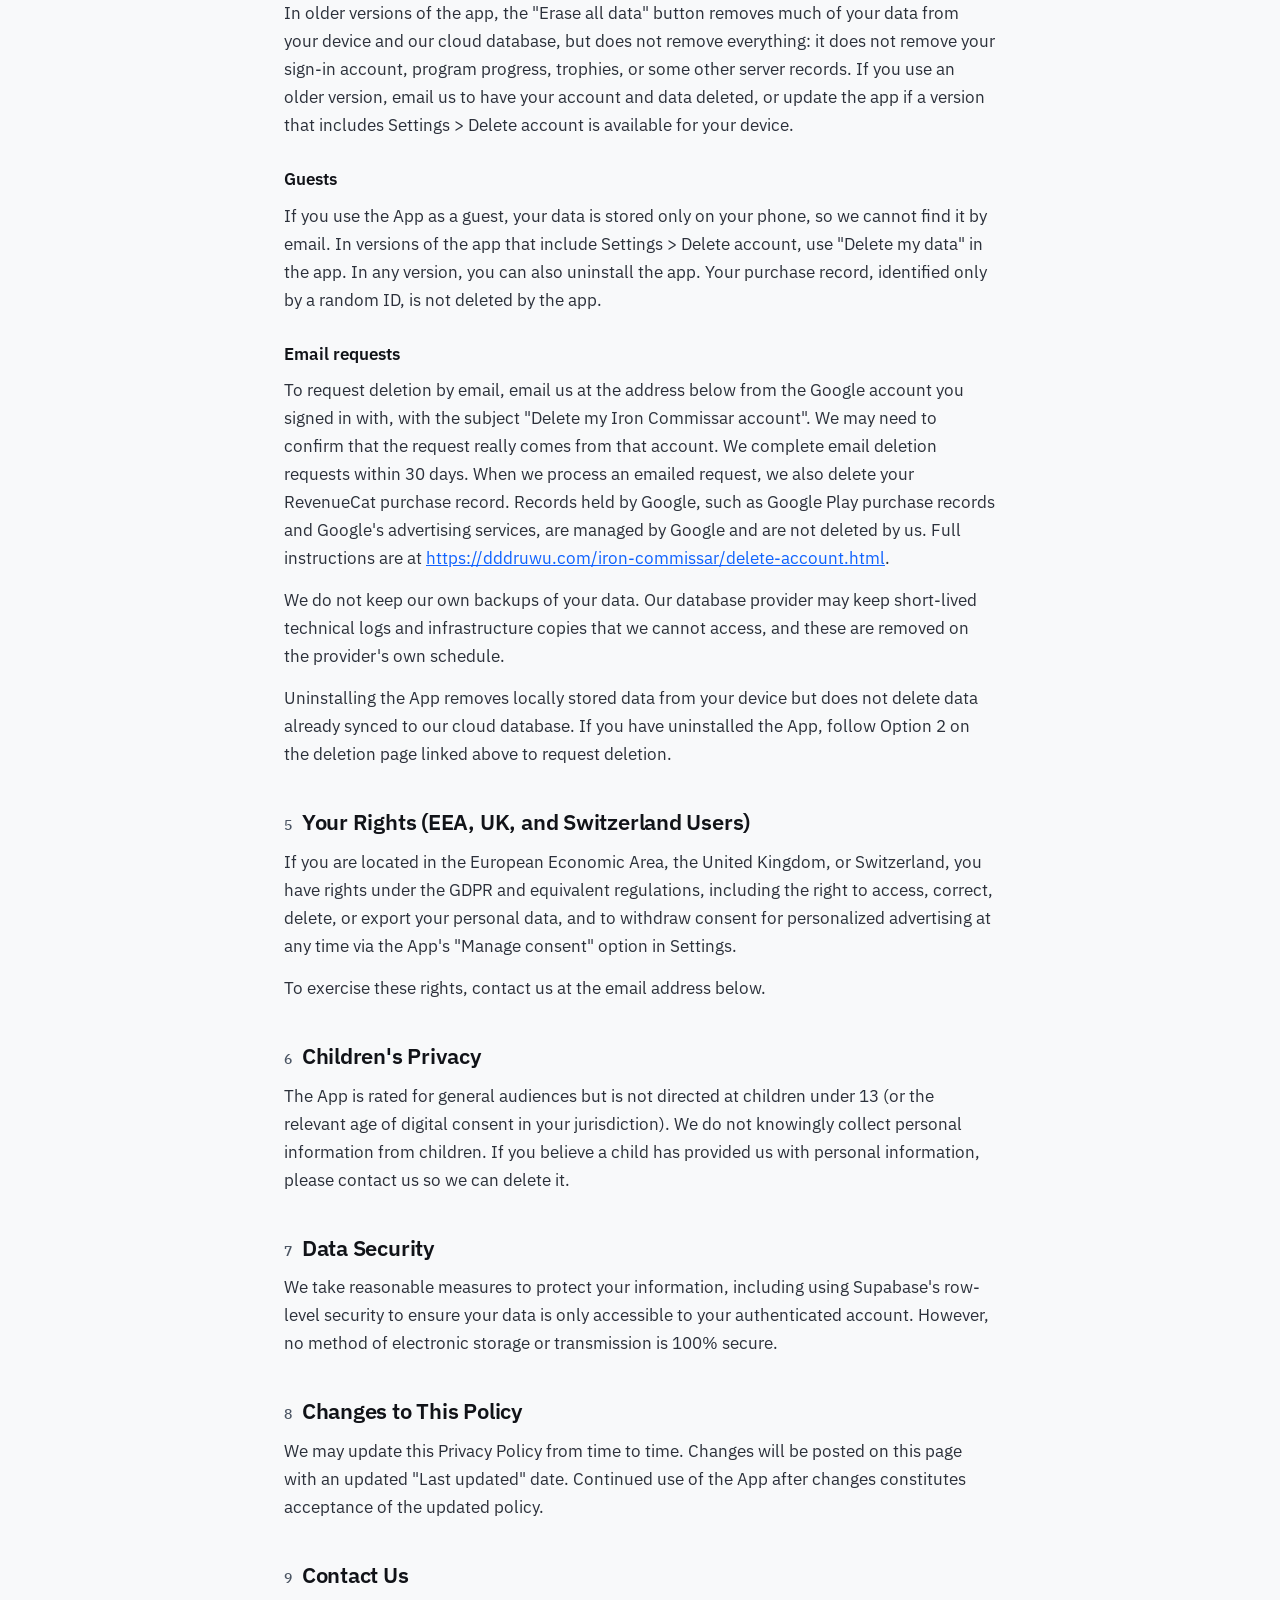
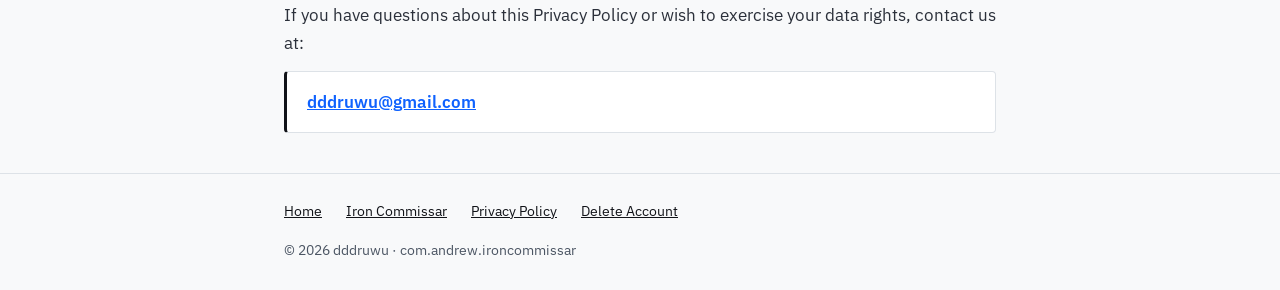
<file: iron-commissar/privacy.html>
<!DOCTYPE html>
<html lang="en">
<head>
  <meta charset="utf-8">
  <meta name="viewport" content="width=device-width, initial-scale=1">
  <title>Privacy Policy | Iron Commissar</title>
  <meta name="description" content="Privacy policy for Iron Commissar, a hardstyle kettlebell training app for Android: what is collected, how it is used and how to delete your data.">
  <link rel="canonical" href="https://dddruwu.com/iron-commissar/privacy.html">

  <!-- Same typefaces as the app -->

  <!-- Shared stylesheet used by every page -->
  <link rel="stylesheet" href="/assets/css/policy.css">
</head>
<body>

  <!-- Top bar: links back to the portfolio home -->
  <div class="site-header"><div class="wrap narrow"><a href="/">dddruwu</a></div></div>

  <main class="wrap narrow prose">

    <header class="page-head">
    <p class="eyebrow">Iron Commissar</p>
    <h1>Privacy Policy</h1>
    <p class="updated">Last updated: 17 November 2026</p>
    </header>
    <p>This Privacy Policy explains how Iron Commissar ("the App", "we", "us") collects, uses, and shares information when you use the App.</p>
    <p>Iron Commissar is a hardstyle kettlebell training app for Android. The App is developed and maintained by an individual developer ("the Developer") based in Australia.</p>
    <h2><span class="num">1</span>Information We Collect</h2>
    <p><strong>Account Information.</strong> If you sign in with Google, we receive your name, email address, and profile photo from your Google account via Supabase Authentication. This is used to create and identify your account and is not used for any other purpose. Google Sign-In only runs when you choose to sign in.</p>
    <p>If you do not sign in, the App may operate in a limited local-only mode without an account, depending on app version.</p>
    <p>If you use the App without signing in (as a guest), your data is stored only on your phone and is never uploaded to our servers.</p>
    <p><strong>Training Data.</strong> To provide the App's core functionality, we collect and store the training data you create, including:</p>
    <ul>
    <li>Workout routines and routine structure</li>
    <li>Workout sessions and session details (exercises, sets, reps, timing, free-text session notes and an effort rating)</li>
    <li>Exercise logs across training protocols (grinds, ballistics, mobility, complexes)</li>
    <li>Personal records</li>
    <li>Program progress and trophies</li>
    <li>Custom exercises and custom kettlebell inventory you add</li>
    </ul>
    <p>This data is stored locally on your device and, if you are signed in, securely synced to our cloud database (Supabase) so it is available across your devices.</p>
    <p>Photos you choose for a share card are used on your device only and are never uploaded to our servers.</p>
    <p>Your bodyweight setting and your kg/lb preference stay on your phone. Sets you log for bodyweight exercises store the weight used, and session totals and personal record values calculated from it are also stored. If you are signed in, these are backed up to your account. Weights are always uploaded in kilograms. Other settings, such as date format, reminders and timer sound, stay on your phone.</p>
    <p><strong>Advertising Data.</strong> The App displays advertisements provided by Google AdMob, including banner and full-screen interstitial ads. AdMob may collect and process data such as your advertising ID (AdID), device information, and general usage data to serve and measure ads. Where required by law (including for users in the European Economic Area, the UK, and Switzerland), we request your consent before personalized ads are shown, via Google's User Messaging Platform (UMP). The App shows a Google consent form first, and whether ads are personalized depends on the consent you give. Google may receive your advertising ID (subject to your consent choice and your Android ad settings), your IP address and device information to serve ads. The Google ads library also declares Android's ad services permissions (ad ID, attribution and topics). Google may use them for ads, subject to your consent choice and Android's ad settings.</p>
    <p>For more information on how Google uses this data, see <a href="https://policies.google.com/privacy" target="_blank" rel="noopener">Google's Privacy &amp; Terms</a> and <a href="https://policies.google.com/technologies/partner-sites" target="_blank" rel="noopener">how Google uses information from sites or apps that use our services</a>.</p>
    <p><strong>Purchase Information.</strong> If you make a purchase (such as removing ads), purchase status is processed by RevenueCat and linked to your account identifier. For users without an account, purchases are linked to a random identifier generated on your device, not an account identifier. If you use the App as a guest, your purchase record held by our purchases provider (RevenueCat) is identified only by a random ID. It is not deleted by the App. We do not directly receive or store your payment card details — these are handled by Google Play's billing system.</p>
    <p><strong>Information We Do Not Collect.</strong> The App has no analytics or crash-reporting SDK of its own. The third-party services listed in this policy are Google Sign-In, Supabase, Google AdMob (Google Mobile Ads), RevenueCat, Google Play Billing, Google Play In-App Review (opens the Play rating prompt) and Google's Firebase messaging component. Of these, the Google components (Google Sign-In, Google AdMob, Google Play Billing, Google Play In-App Review and the Firebase messaging component) may store technical, diagnostic or advertising-state data on your device, such as the ads library's cookies, as described by Google. We do not collect your precise location, contacts, photos, or other device data beyond what is described in this policy.</p>
    <h2><span class="num">2</span>How We Use Information</h2>
    <p>We use the information described above to:</p>
    <ul>
    <li>Provide and maintain the App's core training and tracking features</li>
    <li>Sync your data across your devices when signed in</li>
    <li>Display and measure advertisements</li>
    <li>Process purchases, such as removing ads</li>
    <li>Maintain and improve the App</li>
    </ul>
    <p>We do not sell your personal information.</p>
    <h2><span class="num">3</span>Third-Party Services</h2>
    <p>The App relies on the following third-party services, each governed by their own privacy policies:</p>
    <table>
    <tr><th>Service</th><th>Purpose</th><th>Privacy Policy</th></tr>
    <tr>
    <td>Google Sign-In / Supabase Auth</td>
    <td>Account authentication</td>
    <td><a href="https://policies.google.com/privacy" target="_blank" rel="noopener">Google</a> / <a href="https://supabase.com/privacy" target="_blank" rel="noopener">Supabase</a></td>
    </tr>
    <tr>
    <td>Supabase</td>
    <td>Cloud database for syncing training data</td>
    <td><a href="https://supabase.com/privacy" target="_blank" rel="noopener">Supabase Privacy Policy</a></td>
    </tr>
    <tr>
    <td>Google AdMob</td>
    <td>Advertising</td>
    <td><a href="https://policies.google.com/privacy" target="_blank" rel="noopener">Google Privacy Policy</a></td>
    </tr>
    <tr>
    <td>RevenueCat</td>
    <td>Purchase management</td>
    <td><a href="https://www.revenuecat.com/privacy" target="_blank" rel="noopener">RevenueCat Privacy Policy</a></td>
    </tr>
    <tr>
    <td>Google Play Billing</td>
    <td>Payment processing</td>
    <td><a href="https://play.google.com/intl/en_us/about/play-terms/" target="_blank" rel="noopener">Google Play Terms</a></td>
    </tr>
    <tr>
    <td>Google Play In-App Review</td>
    <td>Opens the Play rating prompt</td>
    <td><a href="https://policies.google.com/privacy" target="_blank" rel="noopener">Google Privacy Policy</a></td>
    </tr>
    </table>
    <p>The App includes Google's Firebase messaging component. We do not use push notifications. This component automatically creates a technical installation identifier on your device.</p>
    <h2><span class="num">4</span>Data Retention and Deletion</h2>
    <h3>Retention</h3>
    <p>Your training data is retained for as long as your account is active.</p>
    <h3>If you are signed in</h3>
    <p>In versions of the app that include Settings &gt; Delete account, go to Settings, tap Delete account and confirm. In those versions, deletion on our servers is immediate.</p>
    <p>If you are signed in, it permanently deletes your cloud data (your workout sessions and the logs inside them, personal records, program progress and trophies, routines and their blocks, complex templates, kettlebells and custom exercises), also asks our purchases provider, RevenueCat, to delete your purchase record, and then deletes your sign-in account.</p>
    <h3>On your phone</h3>
    <p>In those versions the app also removes your workout data, settings, trophies, scheduled notifications and the photos or files it created on your device (the exported history file and temporary image files) from your phone. This clean-up removes the data of the account being deleted.</p>
    <!-- REVISIT: version-specific wording (1.4.32 and 1.4.34). Simplify once older versions are no longer in use. -->
    <p>From version 1.4.34, when you delete your account (or use "Delete my data"), the app also removes leftover data from an earlier guest period on that phone, including the guest period's bodyweight and kg/lb setting. In version 1.4.32, the earlier version with Delete account, if you first used the app as a guest and then signed in, that leftover can stay on the phone after deletion until you uninstall the app or clear its storage. In those earlier versions, in less common cases, for example when the account you signed in to already had some of the same kind of record on that phone, some records from the guest period also stay.</p>
    <p>Deleting your account on our servers needs an internet connection. If the connection drops, the phone clean-up finishes the next time the app opens with a connection.</p>
    <h3>Your other devices</h3>
    <p>From version 1.4.34, whenever the app is opened or returned to, it checks that the account still exists (at most about every five minutes). If the account was deleted, it signs out and shows a message that the account no longer exists. Workouts already saved on that phone stay there. In earlier versions, your other devices are signed out when the app next refreshes its sign-in. This usually happens while the app is open, just before the sign-in's lifetime ends, or at the next launch if the app was closed. The lifetime is set by our authentication provider. Data already saved on them stays there until you erase it on that device or uninstall the app.</p>
    <h3>What stays on your phone</h3>
    <p>After you delete your account, these stay on your phone until you uninstall the app or clear its storage: the technical installation identifier created by the Firebase component, the app's ad and review pacing counters, your Google consent choice and Google's own technical event store. Other components from Google and our service providers also keep technical data on your phone, such as the ads library's own cookies and web storage, ad state, RevenueCat's local cache (which holds a new random identifier after deletion that is not linked to you), and Firebase and background-task data. These also stay until you uninstall the app or clear its storage.</p>
    <h3>Android backup</h3>
    <p>From version 1.4.34, Android's cloud backup and device-to-device transfer are turned off for the app, so Android no longer copies the app's data into Google backups or moves it to a new phone. In earlier versions, only some technical preference files of the app and its SDKs could be included in Android backups. Your workouts and settings were never part of any backup.</p>
    <h3>Older versions</h3>
    <p>In older versions of the app, the "Erase all data" button removes much of your data from your device and our cloud database, but does not remove everything: it does not remove your sign-in account, program progress, trophies, or some other server records. If you use an older version, email us to have your account and data deleted, or update the app if a version that includes Settings &gt; Delete account is available for your device.</p>
    <h3>Guests</h3>
    <p>If you use the App as a guest, your data is stored only on your phone, so we cannot find it by email. In versions of the app that include Settings &gt; Delete account, use "Delete my data" in the app. In any version, you can also uninstall the app. Your purchase record, identified only by a random ID, is not deleted by the app.</p>
    <h3>Email requests</h3>
    <p>To request deletion by email, email us at the address below from the Google account you signed in with, with the subject "Delete my Iron Commissar account". We may need to confirm that the request really comes from that account. We complete email deletion requests within 30 days. When we process an emailed request, we also delete your RevenueCat purchase record. Records held by Google, such as Google Play purchase records and Google's advertising services, are managed by Google and are not deleted by us. Full instructions are at <a href="https://dddruwu.com/iron-commissar/delete-account.html" target="_blank" rel="noopener">https://dddruwu.com/iron-commissar/delete-account.html</a>.</p>
    <!-- REVISIT: backups line. If the project moves to a paid Supabase plan with backups, this line must be updated. -->
    <p>We do not keep our own backups of your data. Our database provider may keep short-lived technical logs and infrastructure copies that we cannot access, and these are removed on the provider's own schedule.</p>
    <p>Uninstalling the App removes locally stored data from your device but does not delete data already synced to our cloud database. If you have uninstalled the App, follow Option 2 on the deletion page linked above to request deletion.</p>
    <h2><span class="num">5</span>Your Rights (EEA, UK, and Switzerland Users)</h2>
    <p>If you are located in the European Economic Area, the United Kingdom, or Switzerland, you have rights under the GDPR and equivalent regulations, including the right to access, correct, delete, or export your personal data, and to withdraw consent for personalized advertising at any time via the App's "Manage consent" option in Settings.</p>
    <p>To exercise these rights, contact us at the email address below.</p>
    <h2><span class="num">6</span>Children's Privacy</h2>
    <p>The App is rated for general audiences but is not directed at children under 13 (or the relevant age of digital consent in your jurisdiction). We do not knowingly collect personal information from children. If you believe a child has provided us with personal information, please contact us so we can delete it.</p>
    <h2><span class="num">7</span>Data Security</h2>
    <p>We take reasonable measures to protect your information, including using Supabase's row-level security to ensure your data is only accessible to your authenticated account. However, no method of electronic storage or transmission is 100% secure.</p>
    <h2><span class="num">8</span>Changes to This Policy</h2>
    <p>We may update this Privacy Policy from time to time. Changes will be posted on this page with an updated "Last updated" date. Continued use of the App after changes constitutes acceptance of the updated policy.</p>
    <h2><span class="num">9</span>Contact Us</h2>
    <p>If you have questions about this Privacy Policy or wish to exercise your data rights, contact us at:</p>
    <div class="contact-box">
    <p><a href="mailto:dddruwu@gmail.com">dddruwu@gmail.com</a></p>
    </div>

  </main>

  <footer>
    <div class="wrap narrow">
      <ul>
        <li><a href="/">Home</a></li>
        <li><a href="/iron-commissar/">Iron Commissar</a></li>
        <li><a href="/iron-commissar/privacy.html">Privacy Policy</a></li>
        <li><a href="/iron-commissar/delete-account.html">Delete Account</a></li>
      </ul>
      <p>&copy; 2026 dddruwu &middot; com.andrew.ironcommissar</p>
    </div>
  </footer>

</body>
</html>
</file>
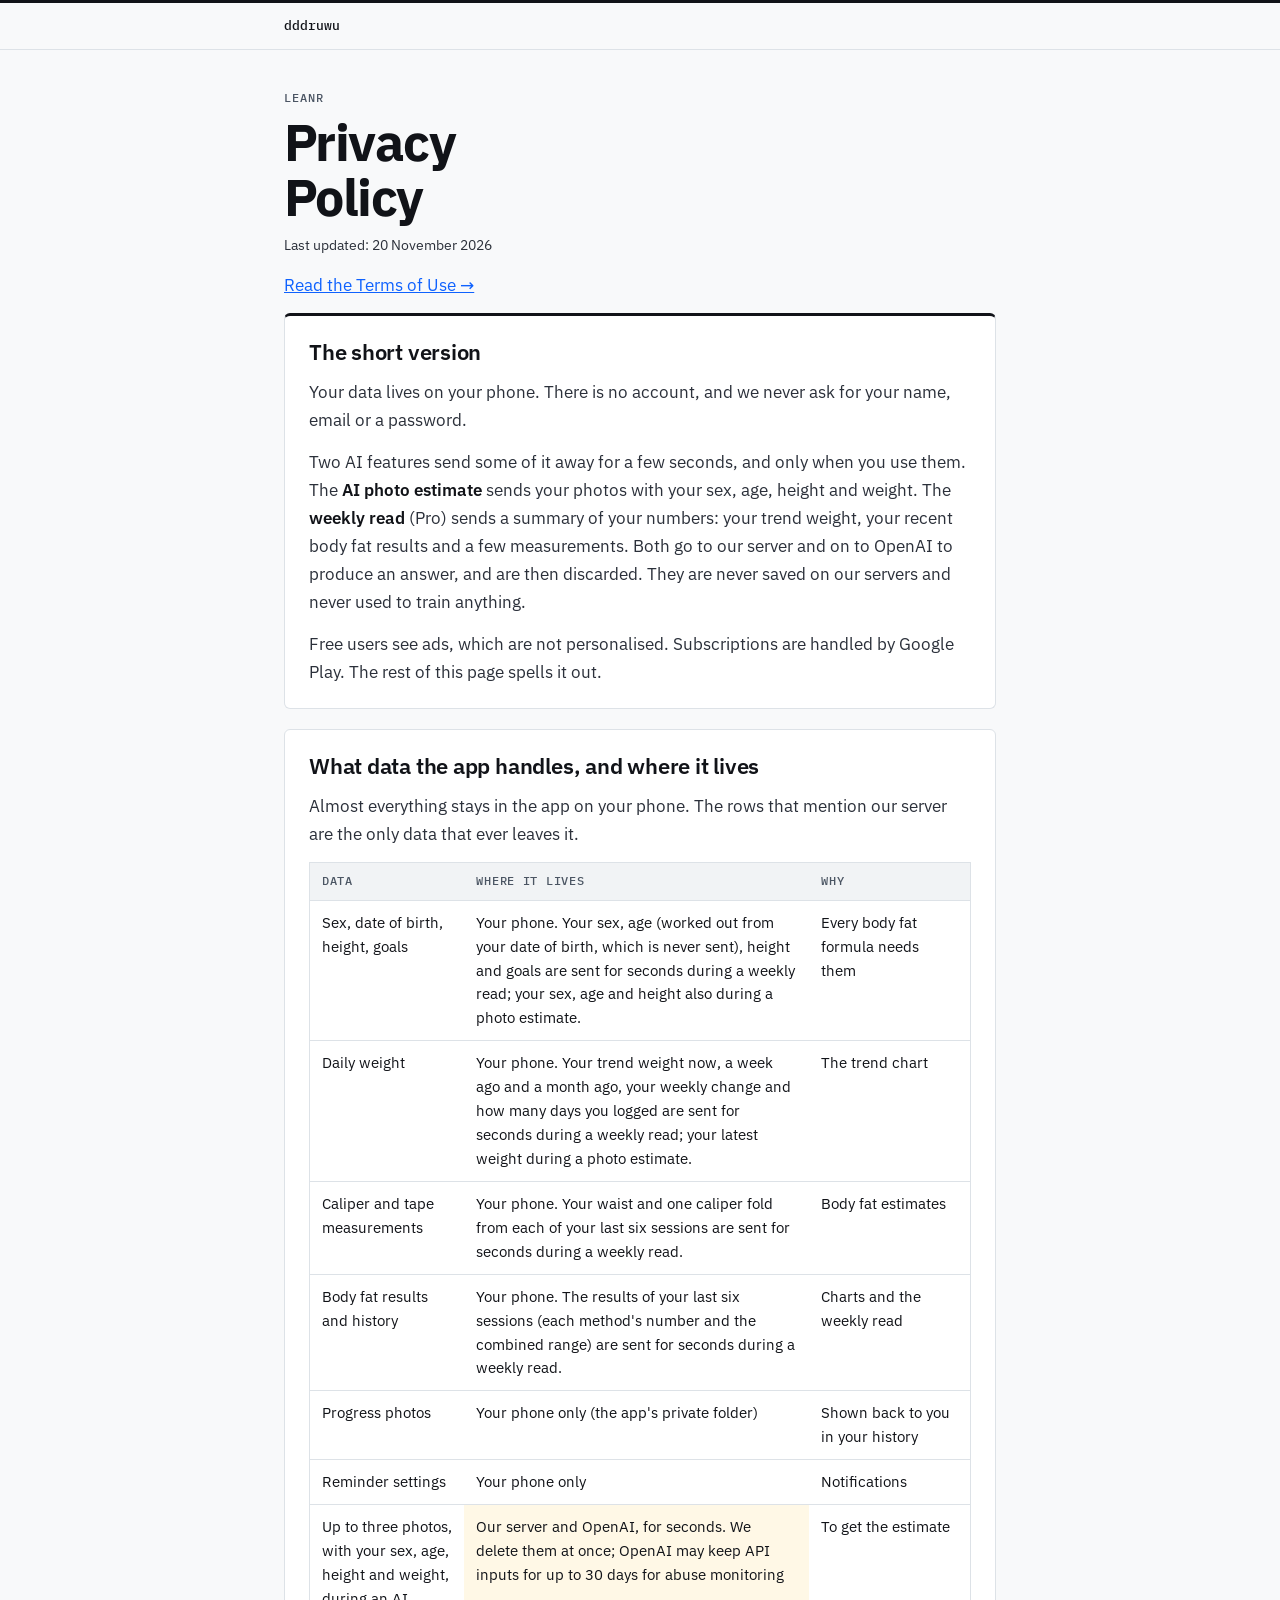
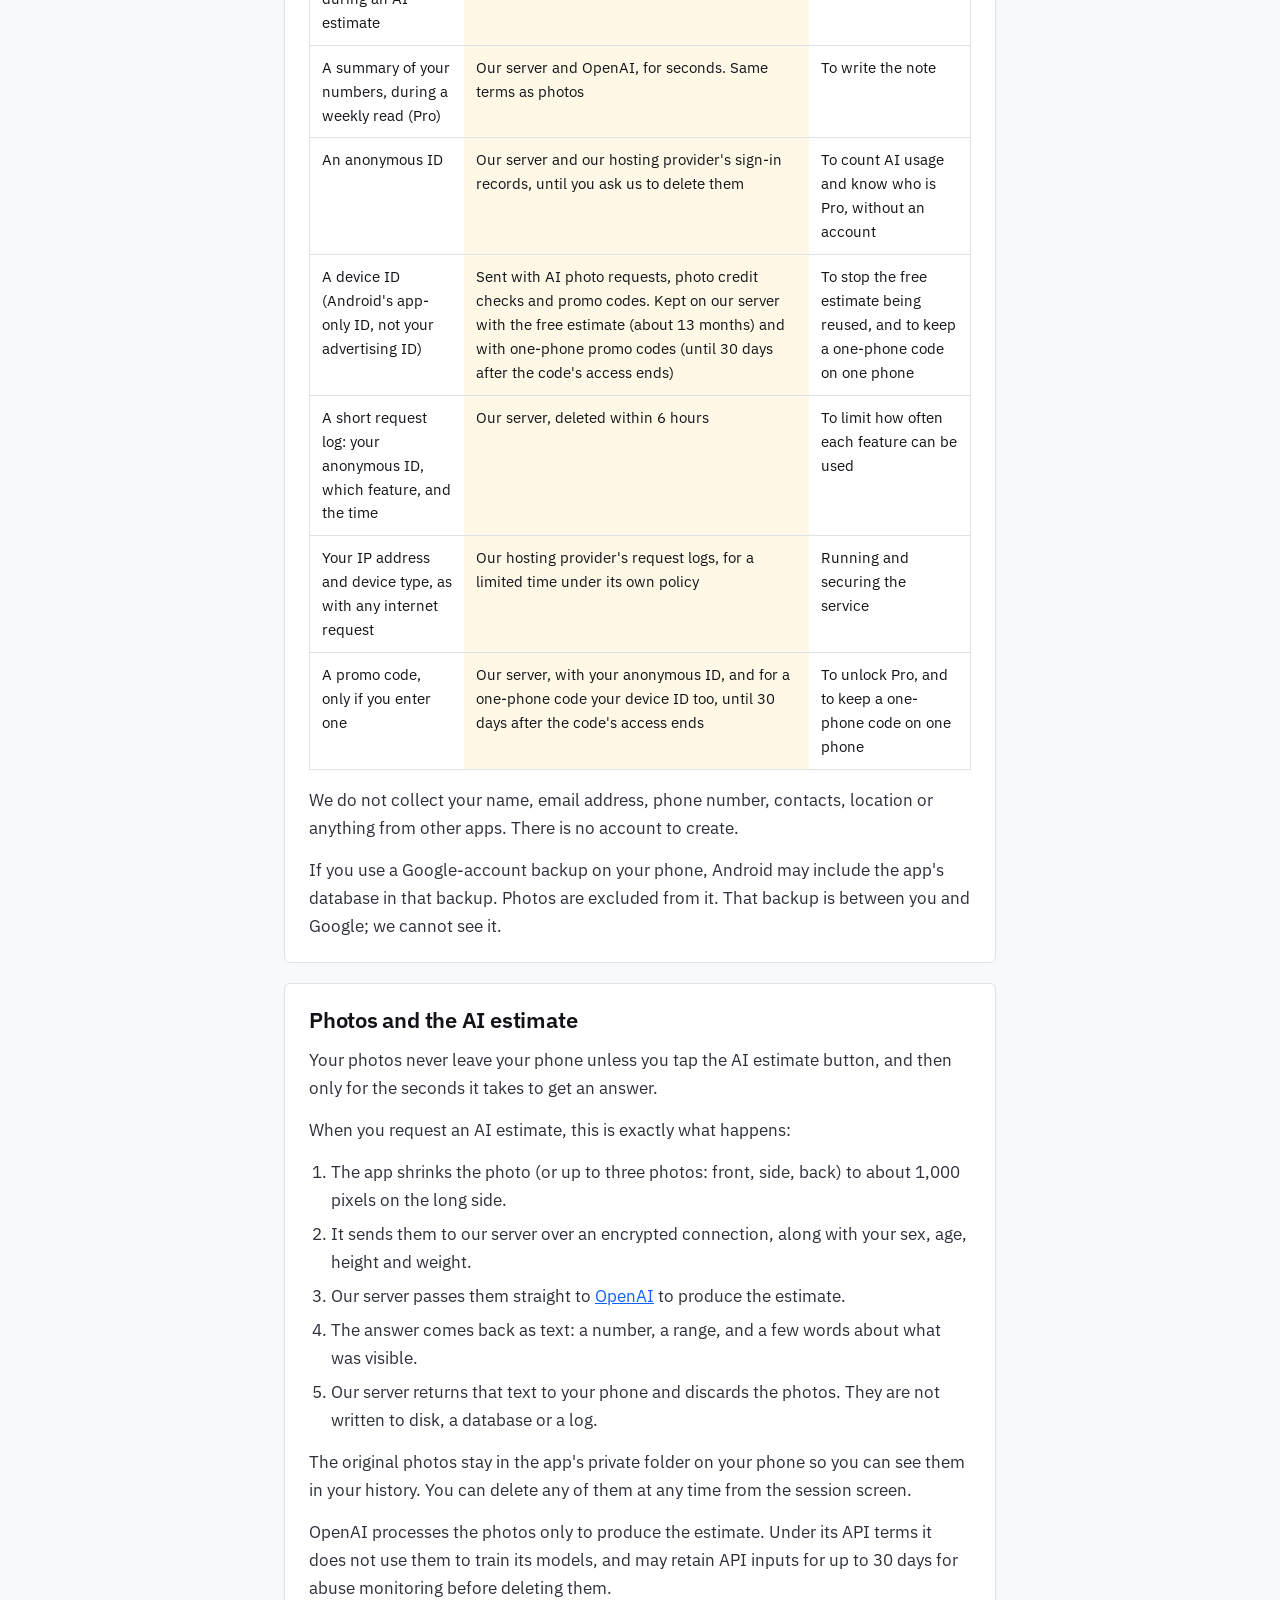
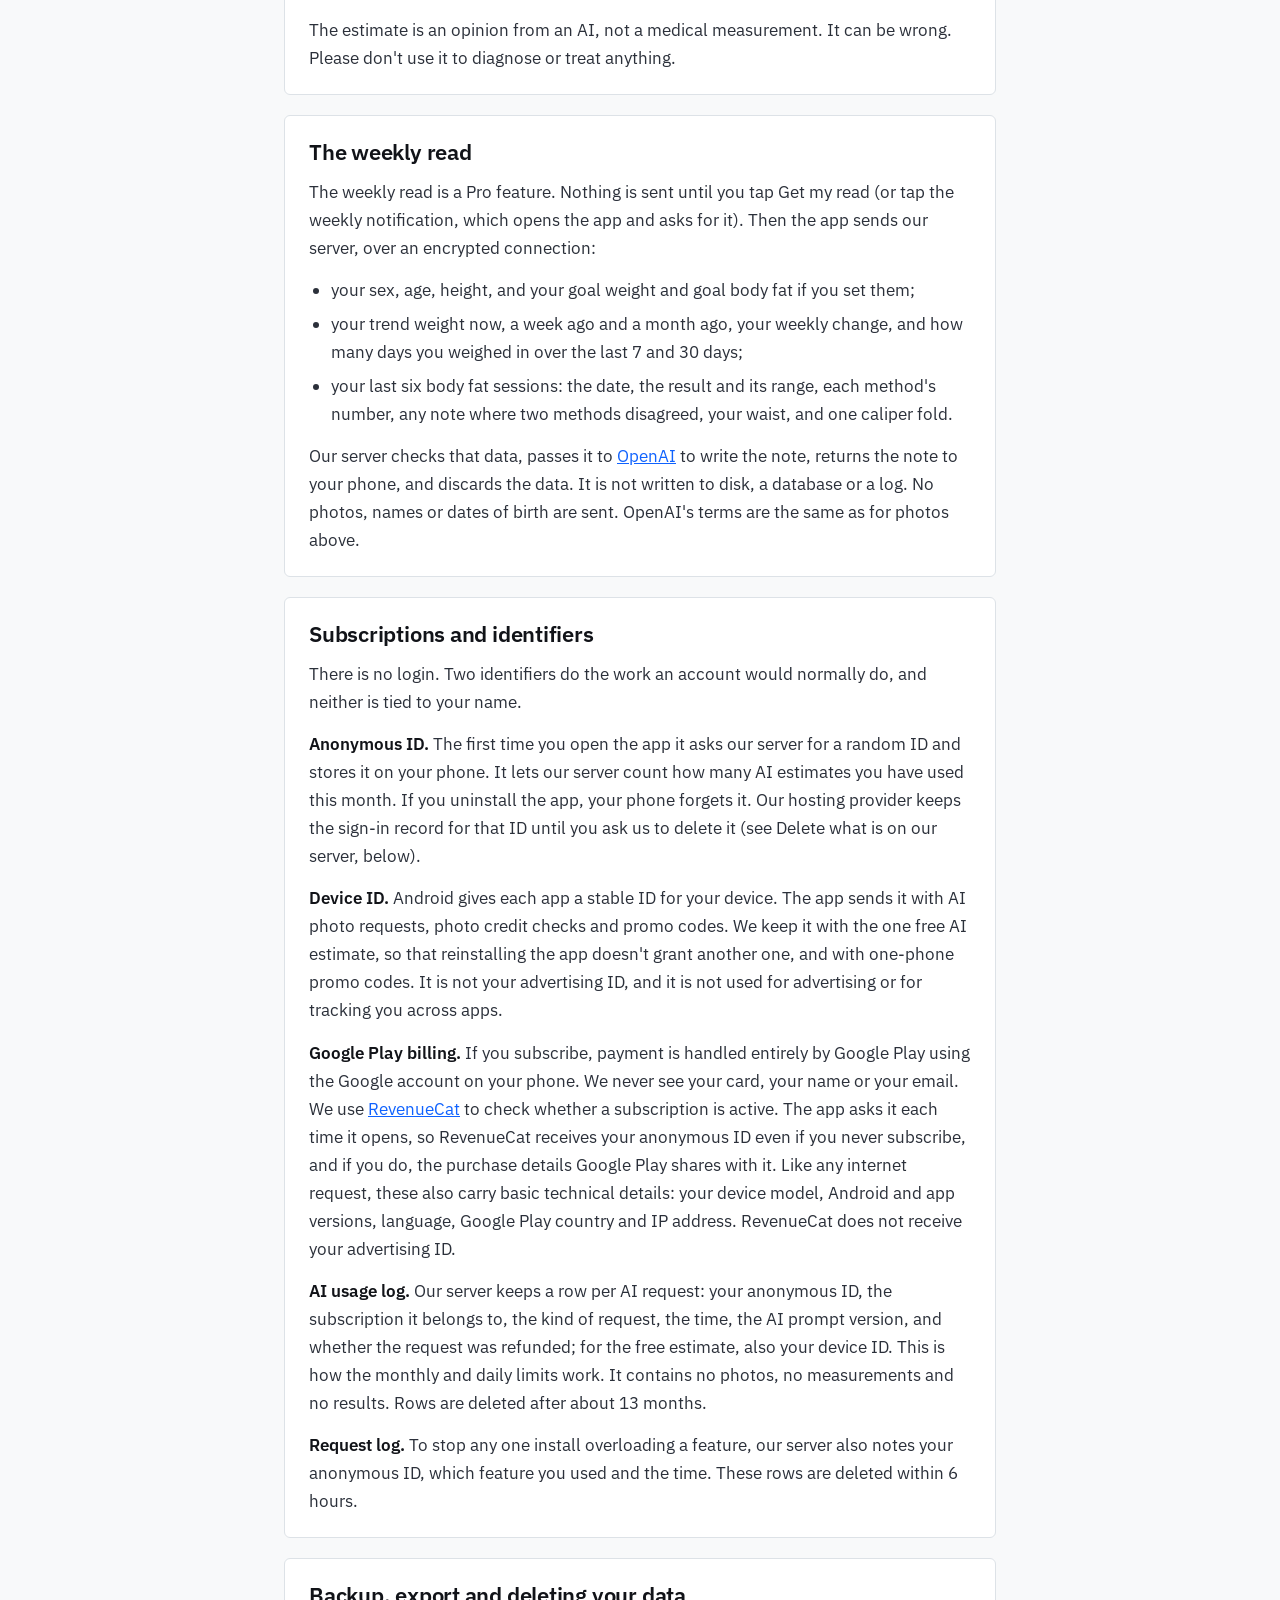
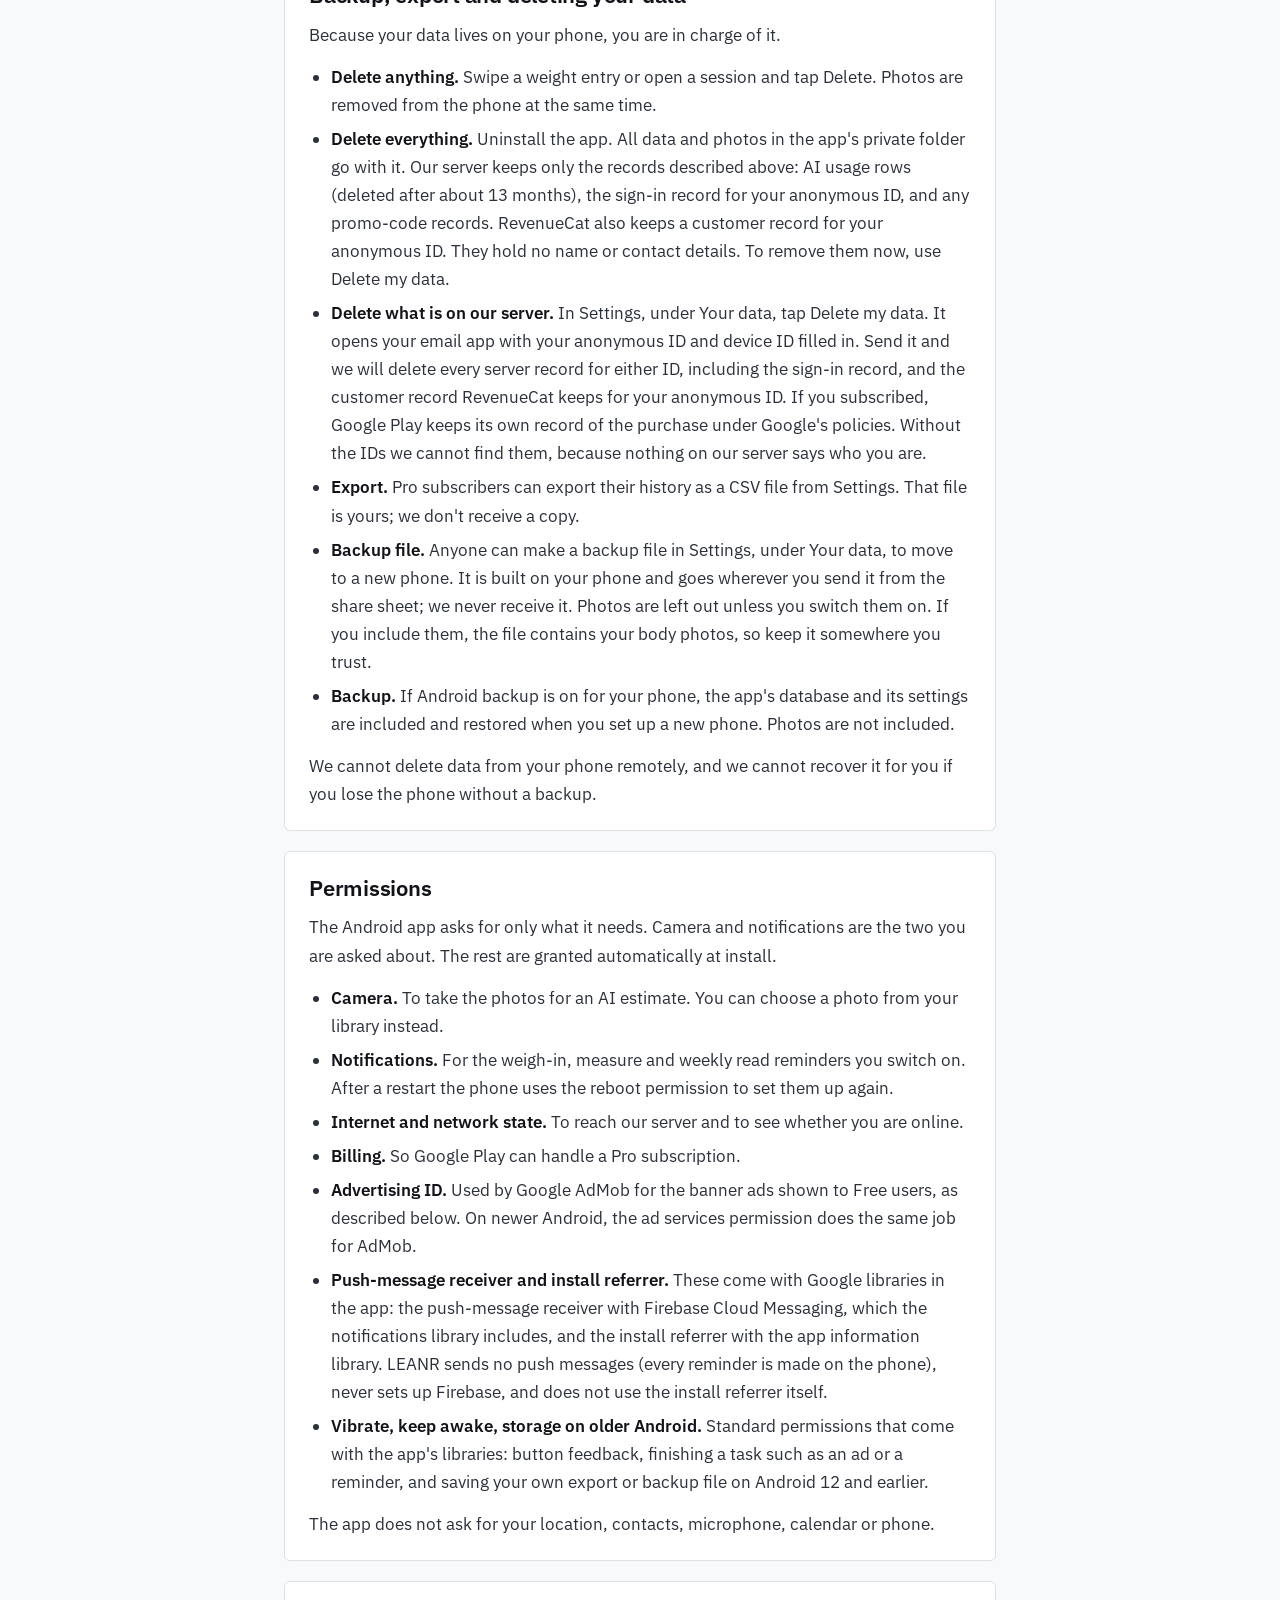
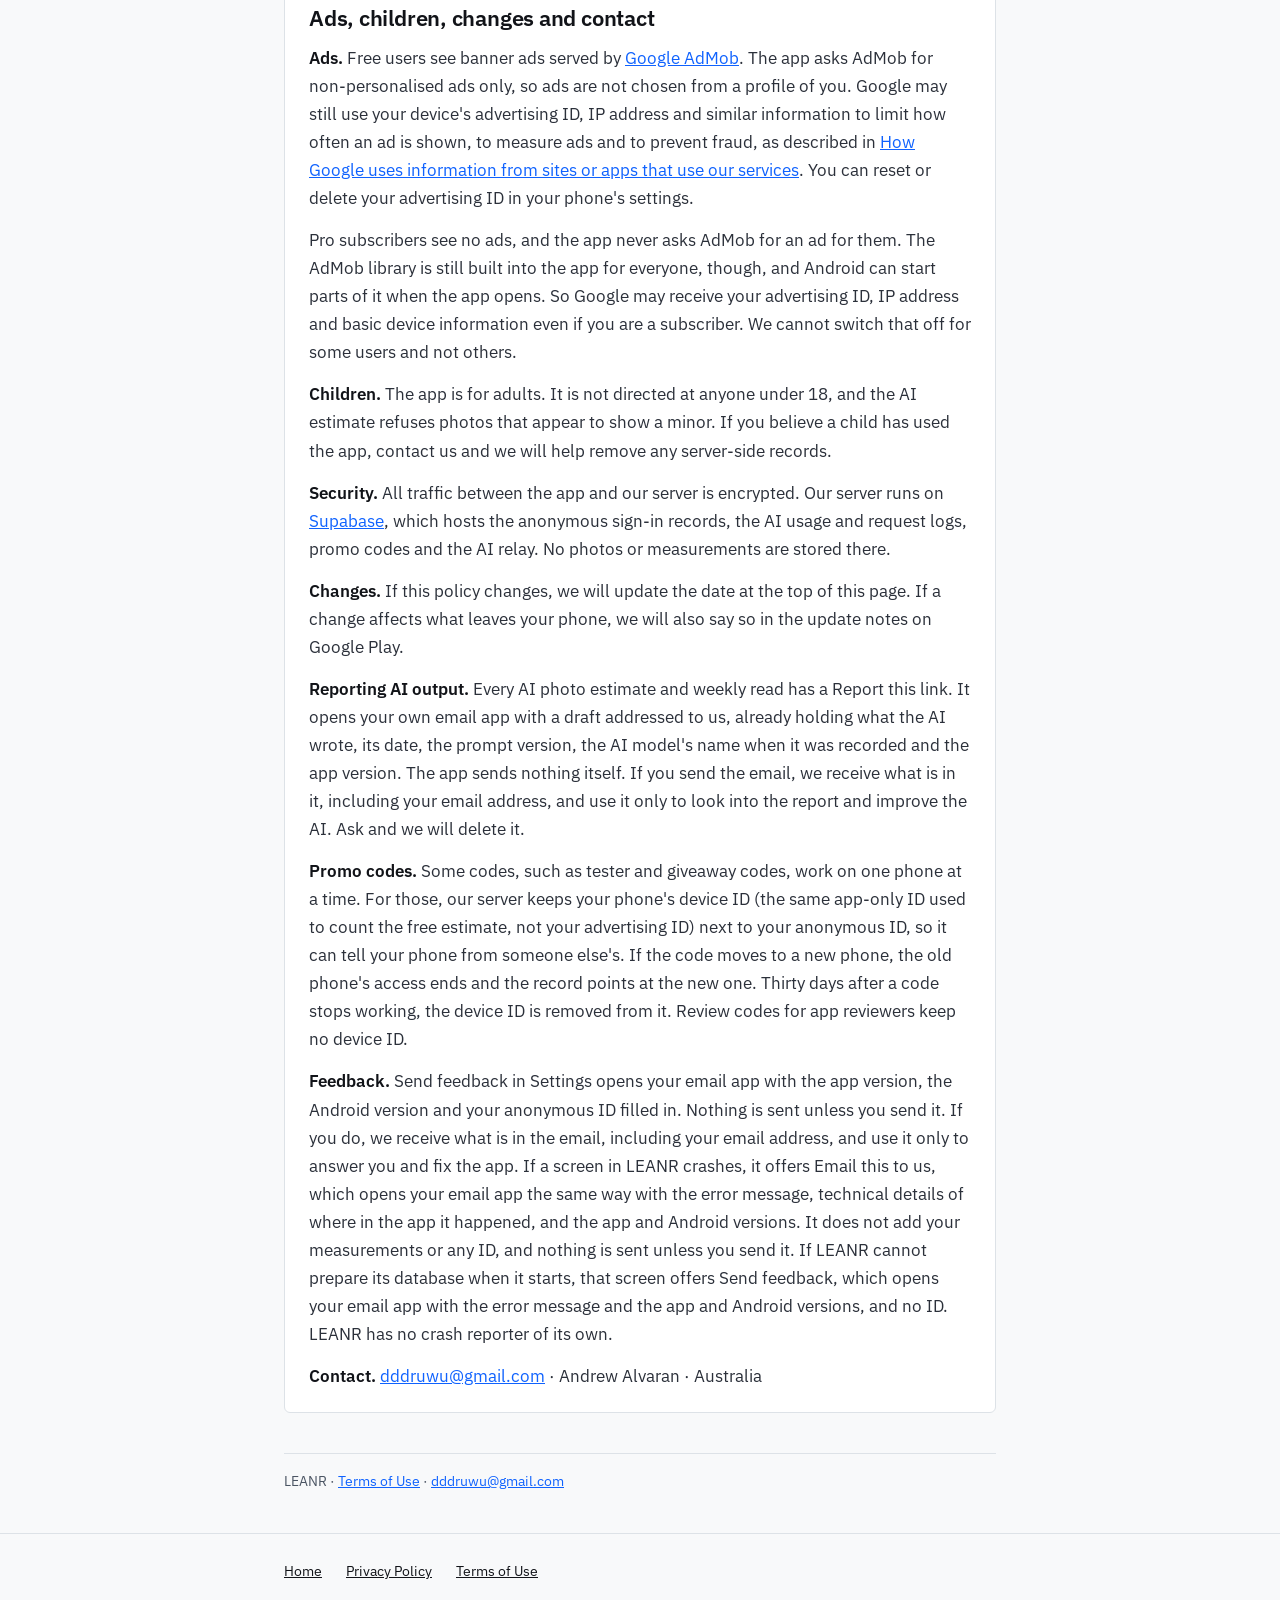
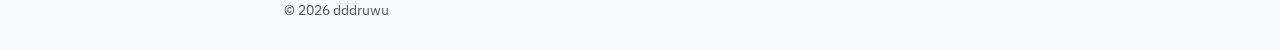
<file: leanr/privacy.html>
<!DOCTYPE html>
<html lang="en">
<head>
  <meta charset="utf-8">
  <meta name="viewport" content="width=device-width, initial-scale=1">
  <title>LEANR · Privacy Policy</title>
  <meta name="description" content="How LEANR handles your data. Short version: it stays on your phone.">
  <link rel="canonical" href="https://dddruwu.com/leanr/privacy.html">

  <!-- Shared stylesheet used by every page -->
  <link rel="stylesheet" href="/assets/css/policy.css">
</head>
<body>

  <!-- Top bar: links back to the portfolio home -->
  <div class="site-header"><div class="wrap narrow"><a href="/">dddruwu</a></div></div>

  <main class="wrap narrow prose">

  <div class="kicker">LEANR</div>
  <h1>Privacy<br>Policy</h1>
  <p class="updated">Last updated: 20 November 2026</p>
  <p class="nav"><a href="/leanr/terms.html">Read the Terms of Use &rarr;</a></p>

  <section class="card card--hero">
    <h2>The short version</h2>
    <p>Your data lives on your phone. There is no account, and we never ask for your name, email
    or a password.</p>
    <p>Two AI features send some of it away for a few seconds, and only when you use them. The
    <strong>AI photo estimate</strong> sends your photos with your sex, age, height and weight. The
    <strong>weekly read</strong> (Pro) sends a summary of your numbers: your trend weight, your
    recent body fat results and a few measurements. Both go to our server and on to OpenAI to
    produce an answer, and are then discarded. They are never saved on our servers and never used
    to train anything.</p>
    <p>Free users see ads, which are not personalised. Subscriptions are handled by Google Play.
    The rest of this page spells it out.</p>
  </section>

  <section class="card">
    <h2>What data the app handles, and where it lives</h2>
    <p>Almost everything stays in the app on your phone. The rows that mention our server are the
    only data that ever leaves it.</p>

    <div class="table-scroll">
      <table>
        <thead>
          <tr><th>Data</th><th>Where it lives</th><th>Why</th></tr>
        </thead>
        <tbody>
          <tr><td>Sex, date of birth, height, goals</td><td class="where">Your phone. Your sex, age (worked out from your date of birth, which is never sent), height and goals are sent for seconds during a weekly read; your sex, age and height also during a photo estimate.</td><td>Every body fat formula needs them</td></tr>
          <tr><td>Daily weight</td><td class="where">Your phone. Your trend weight now, a week ago and a month ago, your weekly change and how many days you logged are sent for seconds during a weekly read; your latest weight during a photo estimate.</td><td>The trend chart</td></tr>
          <tr><td>Caliper and tape measurements</td><td class="where">Your phone. Your waist and one caliper fold from each of your last six sessions are sent for seconds during a weekly read.</td><td>Body fat estimates</td></tr>
          <tr><td>Body fat results and history</td><td class="where">Your phone. The results of your last six sessions (each method's number and the combined range) are sent for seconds during a weekly read.</td><td>Charts and the weekly read</td></tr>
          <tr><td>Progress photos</td><td class="where">Your phone only (the app's private folder)</td><td>Shown back to you in your history</td></tr>
          <tr><td>Reminder settings</td><td class="where">Your phone only</td><td>Notifications</td></tr>
          <tr><td>Up to three photos, with your sex, age, height and weight, during an AI estimate</td><td class="where server">Our server and OpenAI, for seconds. We delete them at once; OpenAI may keep API inputs for up to 30 days for abuse monitoring</td><td>To get the estimate</td></tr>
          <tr><td>A summary of your numbers, during a weekly read (Pro)</td><td class="where server">Our server and OpenAI, for seconds. Same terms as photos</td><td>To write the note</td></tr>
          <tr><td>An anonymous ID</td><td class="where server">Our server and our hosting provider's sign-in records, until you ask us to delete them</td><td>To count AI usage and know who is Pro, without an account</td></tr>
          <tr><td>A device ID (Android's app-only ID, not your advertising ID)</td><td class="where server">Sent with AI photo requests, photo credit checks and promo codes. Kept on our server with the free estimate (about 13 months) and with one-phone promo codes (until 30 days after the code's access ends)</td><td>To stop the free estimate being reused, and to keep a one-phone code on one phone</td></tr>
          <tr><td>A short request log: your anonymous ID, which feature, and the time</td><td class="where server">Our server, deleted within 6 hours</td><td>To limit how often each feature can be used</td></tr>
          <tr><td>Your IP address and device type, as with any internet request</td><td class="where server">Our hosting provider's request logs, for a limited time under its own policy</td><td>Running and securing the service</td></tr>
          <tr><td>A promo code, only if you enter one</td><td class="where server">Our server, with your anonymous ID, and for a one-phone code your device ID too, until 30 days after the code's access ends</td><td>To unlock Pro, and to keep a one-phone code on one phone</td></tr>
        </tbody>
      </table>
    </div>

    <p>We do not collect your name, email address, phone number, contacts, location or anything
    from other apps. There is no account to create.</p>
    <p>If you use a Google-account backup on your phone, Android may include the app's database in
    that backup. Photos are excluded from it. That backup is between you and Google; we cannot
    see it.</p>
  </section>

  <section class="card">
    <h2>Photos and the AI estimate</h2>
    <p>Your photos never leave your phone unless you tap the AI estimate button, and then only for
    the seconds it takes to get an answer.</p>
    <p>When you request an AI estimate, this is exactly what happens:</p>
    <ol>
      <li>The app shrinks the photo (or up to three photos: front, side, back) to about 1,000
      pixels on the long side.</li>
      <li>It sends them to our server over an encrypted connection, along with your sex, age,
      height and weight.</li>
      <li>Our server passes them straight to
      <a href="https://openai.com/policies/" rel="noopener">OpenAI</a> to produce the estimate.</li>
      <li>The answer comes back as text: a number, a range, and a few words about what was
      visible.</li>
      <li>Our server returns that text to your phone and discards the photos. They are not written
      to disk, a database or a log.</li>
    </ol>
    <p>The original photos stay in the app's private folder on your phone so you can see them in
    your history. You can delete any of them at any time from the session screen.</p>
    <p>OpenAI processes the photos only to produce the estimate. Under its API terms it does not
    use them to train its models, and may retain API inputs for up to 30 days for abuse
    monitoring before deleting them.</p>
    <p>The estimate is an opinion from an AI, not a medical measurement. It can be wrong. Please
    don't use it to diagnose or treat anything.</p>
  </section>

  <section class="card">
    <h2>The weekly read</h2>
    <p>The weekly read is a Pro feature. Nothing is sent until you tap Get my read (or tap the
    weekly notification, which opens the app and asks for it). Then the app sends our server, over
    an encrypted connection:</p>
    <ul>
      <li>your sex, age, height, and your goal weight and goal body fat if you set them;</li>
      <li>your trend weight now, a week ago and a month ago, your weekly change, and how many days
      you weighed in over the last 7 and 30 days;</li>
      <li>your last six body fat sessions: the date, the result and its range, each method's number,
      any note where two methods disagreed, your waist, and one caliper fold.</li>
    </ul>
    <p>Our server checks that data, passes it to
    <a href="https://openai.com/policies/" rel="noopener">OpenAI</a> to write the note, returns the
    note to your phone, and discards the data. It is not written to disk, a database or a log. No
    photos, names or dates of birth are sent. OpenAI's terms are the same as for photos above.</p>
  </section>

  <section class="card">
    <h2>Subscriptions and identifiers</h2>
    <p>There is no login. Two identifiers do the work an account would normally do, and neither is
    tied to your name.</p>
    <p><strong>Anonymous ID.</strong> The first time you open the app it asks our server for a
    random ID and stores it on your phone. It lets our server count how many AI estimates you have
    used this month. If you uninstall the app, your phone forgets it. Our hosting provider keeps
    the sign-in record for that ID until you ask us to delete it (see Delete what is on our
    server, below).</p>
    <p><strong>Device ID.</strong> Android gives each app a stable ID for your device. The app sends
    it with AI photo requests, photo credit checks and promo codes. We keep it with the one free AI estimate, so that
    reinstalling the app doesn't grant another one, and with one-phone promo codes. It is not your
    advertising ID, and it is not used for advertising or for tracking you across apps.</p>
    <p><strong>Google Play billing.</strong> If you subscribe, payment is handled entirely by
    Google Play using the Google account on your phone. We never see your card, your name or your
    email. We use <a href="https://www.revenuecat.com/privacy" rel="noopener">RevenueCat</a> to
    check whether a subscription is active. The app asks it each time it opens, so RevenueCat
    receives your anonymous ID even if you never subscribe, and if you do, the purchase details
    Google Play shares with it. Like any internet request, these also carry basic technical
    details: your device model, Android and app versions, language, Google Play country and IP
    address. RevenueCat does not receive your advertising ID.</p>
    <p><strong>AI usage log.</strong> Our server keeps a row per AI request: your anonymous ID, the
    subscription it belongs to, the kind of request, the time, the AI prompt version, and whether
    the request was refunded; for the free estimate, also your device ID. This is how the monthly
    and daily limits work. It contains no photos, no measurements and no results. Rows are deleted
    after about 13 months.</p>
    <p><strong>Request log.</strong> To stop any one install overloading a feature, our server
    also notes your anonymous ID, which feature you used and the time. These rows are deleted
    within 6 hours.</p>
  </section>

  <section class="card">
    <h2>Backup, export and deleting your data</h2>
    <p>Because your data lives on your phone, you are in charge of it.</p>
    <ul>
      <li><strong>Delete anything.</strong> Swipe a weight entry or open a session and tap Delete.
      Photos are removed from the phone at the same time.</li>
      <li><strong>Delete everything.</strong> Uninstall the app. All data and photos in the app's
      private folder go with it. Our server keeps only the records described above: AI usage
      rows (deleted after about 13 months), the sign-in record for your anonymous ID, and any
      promo-code records. RevenueCat also keeps a customer record for your anonymous ID. They hold
      no name or contact details. To remove them now, use Delete my data.</li>
      <li><strong>Delete what is on our server.</strong> In Settings, under Your data, tap Delete
      my data. It opens your email app with your anonymous ID and device ID filled in. Send it and
      we will delete every server record for either ID, including the sign-in record, and the
      customer record RevenueCat keeps for your anonymous ID. If you subscribed, Google Play keeps
      its own record of the purchase under Google's policies. Without the IDs we cannot find
      them, because nothing on our server says who you are.</li>
      <li><strong>Export.</strong> Pro subscribers can export their history as a CSV file from
      Settings. That file is yours; we don't receive a copy.</li>
      <li><strong>Backup file.</strong> Anyone can make a backup file in Settings, under Your
      data, to move to a new phone. It is built on your phone and goes wherever you send it from
      the share sheet; we never receive it. Photos are left out unless you switch them on. If you
      include them, the file contains your body photos, so keep it somewhere you trust.</li>
      <li><strong>Backup.</strong> If Android backup is on for your phone, the app's database and
      its settings are included and restored when you set up a new phone. Photos are not
      included.</li>
    </ul>
    <p>We cannot delete data from your phone remotely, and we cannot recover it for you if you
    lose the phone without a backup.</p>
  </section>

  <section class="card">
    <h2>Permissions</h2>
    <p>The Android app asks for only what it needs. Camera and notifications are the two you are
    asked about. The rest are granted automatically at install.</p>
    <ul>
      <li><strong>Camera.</strong> To take the photos for an AI estimate. You can choose a photo
      from your library instead.</li>
      <li><strong>Notifications.</strong> For the weigh-in, measure and weekly read reminders you
      switch on. After a restart the phone uses the reboot permission to set them up again.</li>
      <li><strong>Internet and network state.</strong> To reach our server and to see whether you
      are online.</li>
      <li><strong>Billing.</strong> So Google Play can handle a Pro subscription.</li>
      <li><strong>Advertising ID.</strong> Used by Google AdMob for the banner ads shown to Free
      users, as described below. On newer Android, the ad services permission does the same job
      for AdMob.</li>
      <li><strong>Push-message receiver and install referrer.</strong> These come with Google
      libraries in the app: the push-message receiver with Firebase Cloud Messaging, which the
      notifications library includes, and the install referrer with the app information library.
      LEANR sends no push messages (every reminder is made on the phone), never sets up
      Firebase, and does not use the install referrer itself.</li>
      <li><strong>Vibrate, keep awake, storage on older Android.</strong> Standard permissions
      that come with the app's libraries: button feedback, finishing a task such as an ad or a
      reminder, and saving your own export or backup file on Android 12 and earlier.</li>
    </ul>
    <p>The app does not ask for your location, contacts, microphone, calendar or phone.</p>
  </section>

  <section class="card">
    <h2>Ads, children, changes and contact</h2>
    <p><strong>Ads.</strong> Free users see banner ads served by
    <a href="https://policies.google.com/technologies/ads" rel="noopener">Google AdMob</a>. The app
    asks AdMob for non-personalised ads only, so ads are not chosen from a profile of you. Google
    may still use your device's advertising ID, IP address and similar information to limit how
    often an ad is shown, to measure ads and to prevent fraud, as described in
    <a href="https://policies.google.com/technologies/partner-sites" rel="noopener">How Google uses
    information from sites or apps that use our services</a>. You can reset or delete your
    advertising ID in your phone's settings.</p>
    <p>Pro subscribers see no ads, and the app never asks AdMob for an ad for them. The AdMob
    library is still built into the app for everyone, though, and Android can start parts of it
    when the app opens. So Google may receive your advertising ID, IP address and basic device
    information even if you are a subscriber. We cannot switch that off for some users and not
    others.</p>
    <p><strong>Children.</strong> The app is for adults. It is not directed at anyone under 18,
    and the AI estimate refuses photos that appear to show a minor. If you believe a child has
    used the app, contact us and we will help remove any server-side records.</p>
    <p><strong>Security.</strong> All traffic between the app and our server is encrypted. Our
    server runs on <a href="https://supabase.com/privacy" rel="noopener">Supabase</a>, which hosts
    the anonymous sign-in records, the AI usage and request logs, promo codes and the AI relay. No
    photos or measurements are stored there.</p>
    <p><strong>Changes.</strong> If this policy changes, we will update the date at the top of
    this page. If a change affects what leaves your phone, we will also say so in the update notes
    on Google Play.</p>
    <p><strong>Reporting AI output.</strong> Every AI photo estimate and weekly read has a
    Report this link. It opens your own email app with a draft addressed to us, already holding
    what the AI wrote, its date, the prompt version, the AI model's name when it was recorded
    and the app version. The app sends nothing
    itself. If you send the email, we receive what is in it, including your email address, and
    use it only to look into the report and improve the AI. Ask and we will delete it.</p>
    <p><strong>Promo codes.</strong> Some codes, such as tester and giveaway codes, work on one
    phone at a time. For those, our server keeps your phone's device ID (the same app-only ID
    used to count the free estimate, not your advertising ID) next to your anonymous ID, so it
    can tell your phone from someone else's. If the code moves to a new phone, the old phone's
    access ends and the record points at the new one. Thirty days after a code stops working,
    the device ID is removed from it. Review codes for app reviewers keep no device ID.</p>
    <p><strong>Feedback.</strong> Send feedback in Settings opens your email app with the app
    version, the Android version and your anonymous ID filled in. Nothing is sent unless you send
    it. If you do, we receive what is in the email, including your email address, and use it only
    to answer you and fix the app. If a screen in LEANR crashes, it offers Email this to us, which
    opens your email app the same way with the error message, technical details of where in the
    app it happened, and the app and Android versions. It does not add your measurements or any
    ID, and nothing is sent unless you send it. If LEANR cannot prepare its database when it
    starts, that screen offers Send feedback, which opens your email app with the error message
    and the app and Android versions, and no ID. LEANR has no crash reporter of its own.</p>
    <p><strong>Contact.</strong> <a href="mailto:dddruwu@gmail.com">dddruwu@gmail.com</a> · Andrew
    Alvaran · Australia</p>
  </section>

  <footer>LEANR · <a href="/leanr/terms.html">Terms of Use</a> · <a href="mailto:dddruwu@gmail.com">dddruwu@gmail.com</a></footer>


  </main>

  <footer>
    <div class="wrap narrow">
      <ul>
        <li><a href="/">Home</a></li>
        <li><a href="/leanr/privacy.html">Privacy Policy</a></li>
        <li><a href="/leanr/terms.html">Terms of Use</a></li>
      </ul>
      <p>&copy; 2026 dddruwu</p>
    </div>
  </footer>

</body>
</html>
</file>
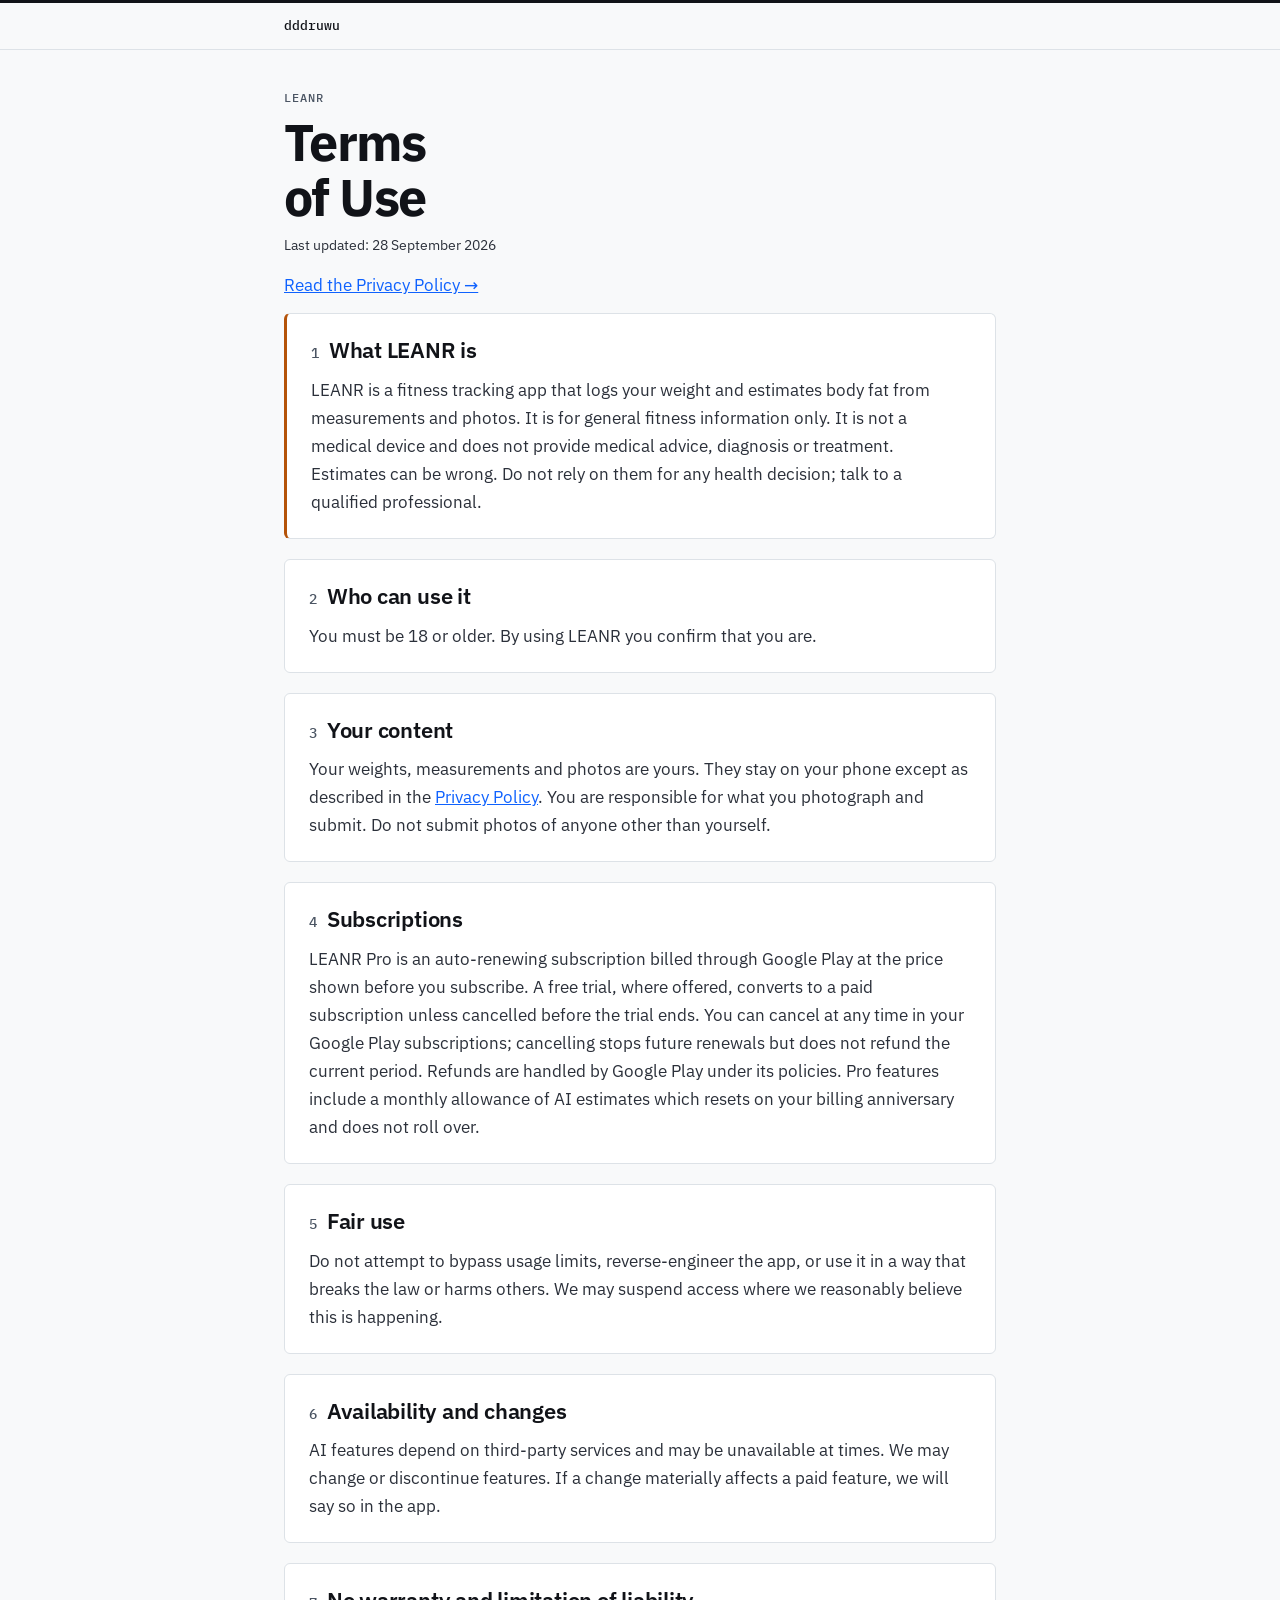
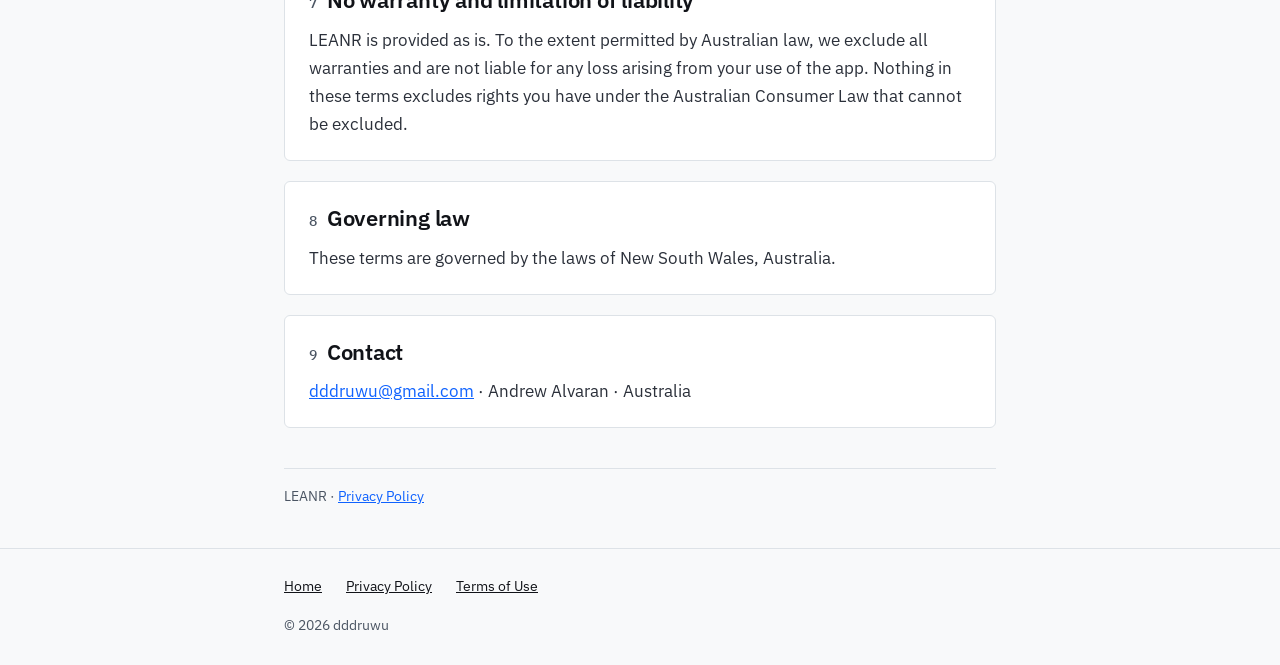
<file: leanr/terms.html>
<!DOCTYPE html>
<html lang="en">
<head>
  <meta charset="utf-8">
  <meta name="viewport" content="width=device-width, initial-scale=1">
  <title>LEANR — Terms of Use</title>
  <meta name="description" content="The terms you agree to when using LEANR.">
  <link rel="canonical" href="https://dddruwu.com/leanr/terms.html">

  <!-- Shared stylesheet used by every page -->
  <link rel="stylesheet" href="/assets/css/policy.css">
</head>
<body>

  <!-- Top bar: links back to the portfolio home -->
  <div class="site-header"><div class="wrap narrow"><a href="/">dddruwu</a></div></div>

  <main class="wrap narrow prose">

  <div class="kicker">LEANR</div>
  <h1>Terms<br>of Use</h1>
  <p class="updated">Last updated: 28 September 2026</p>
  <p class="nav"><a href="/leanr/privacy.html">Read the Privacy Policy →</a></p>

  <section class="card card--warn">
    <h2><span class="n">1</span>What LEANR is</h2>
    <p>LEANR is a fitness tracking app that logs your weight and estimates body fat from
    measurements and photos. It is for general fitness information only. It is not a medical
    device and does not provide medical advice, diagnosis or treatment. Estimates can be wrong.
    Do not rely on them for any health decision; talk to a qualified professional.</p>
  </section>

  <section class="card">
    <h2><span class="n">2</span>Who can use it</h2>
    <p>You must be 18 or older. By using LEANR you confirm that you are.</p>
  </section>

  <section class="card">
    <h2><span class="n">3</span>Your content</h2>
    <p>Your weights, measurements and photos are yours. They stay on your phone except as
    described in the <a href="/leanr/privacy.html">Privacy Policy</a>. You are responsible for what you
    photograph and submit. Do not submit photos of anyone other than yourself.</p>
  </section>

  <section class="card">
    <h2><span class="n">4</span>Subscriptions</h2>
    <p>LEANR Pro is an auto-renewing subscription billed through Google Play at the price shown
    before you subscribe. A free trial, where offered, converts to a paid subscription unless
    cancelled before the trial ends. You can cancel at any time in your Google Play subscriptions;
    cancelling stops future renewals but does not refund the current period. Refunds are handled
    by Google Play under its policies. Pro features include a monthly allowance of AI estimates
    which resets on your billing anniversary and does not roll over.</p>
  </section>

  <section class="card">
    <h2><span class="n">5</span>Fair use</h2>
    <p>Do not attempt to bypass usage limits, reverse-engineer the app, or use it in a way that
    breaks the law or harms others. We may suspend access where we reasonably believe this is
    happening.</p>
  </section>

  <section class="card">
    <h2><span class="n">6</span>Availability and changes</h2>
    <p>AI features depend on third-party services and may be unavailable at times. We may change
    or discontinue features. If a change materially affects a paid feature, we will say so in the
    app.</p>
  </section>

  <section class="card">
    <h2><span class="n">7</span>No warranty and limitation of liability</h2>
    <p>LEANR is provided as is. To the extent permitted by Australian law, we exclude all
    warranties and are not liable for any loss arising from your use of the app. Nothing in these
    terms excludes rights you have under the Australian Consumer Law that cannot be excluded.</p>
  </section>

  <section class="card">
    <h2><span class="n">8</span>Governing law</h2>
    <p>These terms are governed by the laws of New South Wales, Australia.</p>
  </section>

  <section class="card">
    <h2><span class="n">9</span>Contact</h2>
    <p><a href="mailto:dddruwu@gmail.com">dddruwu@gmail.com</a> · Andrew Alvaran · Australia</p>
  </section>

  <footer>LEANR · <a href="/leanr/privacy.html">Privacy Policy</a></footer>


  </main>

  <footer>
    <div class="wrap narrow">
      <ul>
        <li><a href="/">Home</a></li>
        <li><a href="/leanr/privacy.html">Privacy Policy</a></li>
        <li><a href="/leanr/terms.html">Terms of Use</a></li>
      </ul>
      <p>&copy; 2026 dddruwu</p>
    </div>
  </footer>

</body>
</html>
</file>
<file: assets/css/home.css>
/* =====================================================
   dddruwu.com home page stylesheet (design "Swiss Blueprint")
   Used ONLY by /index.html. Project pages use project.css
   and policy pages use policy.css.
   Light page, white cards, thin grey lines. The only strong
   colours are each app's own accent, kept inside its card.
   ===================================================== */

/* ---- Fonts: IBM Plex, hosted on this site (no third-party requests) ---- */
@font-face { font-family: "IBM Plex Sans"; font-weight: 400; font-style: normal; font-display: swap; src: url("/assets/fonts/ibm-plex-sans-latin-400-normal.woff2") format("woff2"); }
@font-face { font-family: "IBM Plex Sans"; font-weight: 600; font-style: normal; font-display: swap; src: url("/assets/fonts/ibm-plex-sans-latin-600-normal.woff2") format("woff2"); }
@font-face { font-family: "IBM Plex Sans"; font-weight: 700; font-style: normal; font-display: swap; src: url("/assets/fonts/ibm-plex-sans-latin-700-normal.woff2") format("woff2"); }
@font-face { font-family: "IBM Plex Mono"; font-weight: 400; font-style: normal; font-display: swap; src: url("/assets/fonts/ibm-plex-mono-latin-400-normal.woff2") format("woff2"); }
@font-face { font-family: "IBM Plex Mono"; font-weight: 500; font-style: normal; font-display: swap; src: url("/assets/fonts/ibm-plex-mono-latin-500-normal.woff2") format("woff2"); }

/* ---- Design tokens: change a colour here and the page updates ---- */
:root {
  --canvas: #f8f9fa;   /* page background */
  --card: #ffffff;     /* cards */
  --well: #f1f3f5;     /* soft grey area behind screenshots */
  --line: #dde2e7;     /* thin borders and dividers */
  --ink: #111318;      /* main text and solid buttons */
  --muted: #4b5563;    /* secondary text */
  --link: #0f62fe;     /* links and keyboard focus ring */
  --red: #c81e1e;      /* Iron Commissar accent */
  --lime: #c6ff00;     /* LEANR accent */
  --sans: "IBM Plex Sans", system-ui, -apple-system, "Segoe UI", Roboto, sans-serif;
  --mono: "IBM Plex Mono", ui-monospace, Consolas, "Courier New", monospace;
}

*, *::before, *::after { box-sizing: border-box; }

html { background: var(--canvas); color-scheme: light; -webkit-text-size-adjust: 100%; text-size-adjust: 100%; scroll-behavior: smooth; }

body {
  margin: 0;
  min-height: 100vh;
  display: flex;
  flex-direction: column;
  background: var(--canvas);
  color: var(--ink);
  font: 400 17px/1.6 var(--sans);
}

a { color: var(--ink); }
a:focus-visible { outline: 2px solid var(--link); outline-offset: 3px; border-radius: 2px; }

/* Text for screen readers only (visually hidden) */
.sr-only {
  position: absolute; width: 1px; height: 1px; margin: -1px; padding: 0;
  overflow: hidden; clip: rect(0, 0, 0, 0); white-space: nowrap; border: 0;
}

/* Centered content column */
.container { width: 100%; max-width: 1088px; margin: 0 auto; padding-left: 24px; padding-right: 24px; }

/* Small uppercase monospace label, reused across the page */
.label { font: 500 12px/1.4 var(--mono); text-transform: uppercase; letter-spacing: 0.08em; color: var(--muted); }

/* ---- Top bar ---- */
.topbar { border-bottom: 1px solid var(--line); }
.topbar .container { display: flex; flex-wrap: wrap; align-items: center; justify-content: space-between; gap: 0 24px; }
.topbar .site { font: 500 13px/1.4 var(--mono); padding: 14px 0; }
.topbar nav { display: flex; flex-wrap: wrap; gap: 0 22px; }
.topbar nav a { font: 500 13px/1.4 var(--mono); text-decoration: none; padding: 14px 0; }
.topbar nav a:hover { text-decoration: underline; }

/* ---- Header: name and role ---- */
.hero { padding-top: 44px; padding-bottom: 36px; }
.word { margin: 6px 0 12px; font-weight: 700; font-size: clamp(40px, 9vw, 76px); line-height: 1; letter-spacing: -0.03em; }
.role { margin: 0; font: 500 15px/1.5 var(--mono); color: var(--ink); }
.open { display: inline-flex; align-items: center; gap: 10px; margin: 16px 0 0; font-size: 15px; color: var(--muted); }
.open::before { content: ""; width: 8px; height: 8px; border-radius: 50%; background: #1a7f37; flex: none; }

/* ---- Section headings ---- */
.section-head { display: flex; align-items: baseline; gap: 14px; margin: 0 0 18px; padding-top: 28px; border-top: 1px solid var(--line); }
.section-head h2 { margin: 0; font-size: 22px; font-weight: 600; letter-spacing: -0.01em; }

/* ---- Project cards ---- */
main { flex: 1; }
.projects { display: grid; grid-template-columns: repeat(auto-fit, minmax(min(100%, 300px), 1fr)); gap: 24px; padding-bottom: 48px; }

.card {
  background: var(--card); border: 1px solid var(--line); border-top: 3px solid var(--accent, var(--ink));
  border-radius: 6px; padding: 20px; display: flex; flex-direction: column;
}
.card--red { --accent: var(--red); }
.card--lime { --accent: var(--lime); }

.card-head { display: flex; align-items: center; gap: 14px; margin-bottom: 16px; }
.card-head img { width: 52px; height: 52px; border-radius: 12px; border: 1px solid var(--line); flex: none; }
.card-head h3 { margin: 0; font-size: 24px; font-weight: 700; letter-spacing: -0.02em; line-height: 1.15; flex: 1; min-width: 0; }

/* Status pill: dark pill so both the red and the lime dot stay readable on white */
.pill {
  display: inline-flex; align-items: center; gap: 7px; flex: none; padding: 5px 10px; border-radius: 999px;
  background: var(--ink); color: #fff; font: 500 11px/1.3 var(--mono); text-transform: uppercase; letter-spacing: 0.08em;
}
.pill::before { content: ""; width: 7px; height: 7px; border-radius: 50%; background: var(--accent); }
.card--red .pill::before { background: #ff5a4f; }

/* Soft grey "well" showing the top part of the phone screenshot */
.stage {
  height: 300px; overflow: hidden; padding-top: 22px; display: flex; justify-content: center; align-items: flex-start;
  background: var(--well); border: 1px solid var(--line); border-radius: 4px;
}
.stage img { width: 210px; height: auto; border-radius: 18px; border: 3px solid var(--ink); box-shadow: 0 14px 30px rgba(17, 19, 24, 0.18); }

.blurb { margin: 16px 0 6px; font-size: 17px; }
.meta { margin: 0 0 18px; font: 400 13px/1.5 var(--mono); color: var(--muted); }

/* ---- Buttons ---- */
.actions { display: flex; flex-wrap: wrap; gap: 10px; margin-top: auto; }
.btn {
  flex: 1 1 140px; display: inline-flex; justify-content: center; align-items: center; min-height: 46px; padding: 10px 16px;
  border: 1px solid var(--ink); border-radius: 4px; background: var(--card); color: var(--ink);
  font: 600 15px/1.2 var(--sans); text-decoration: none; text-align: center;
}
.btn:hover { background: var(--well); }
.btn--primary { background: var(--ink); color: #fff; }
.btn--primary:hover { background: #2a2e37; }

/* ---- Experience ---- */
.experience { padding-bottom: 48px; }
.exp-grid { display: grid; grid-template-columns: repeat(2, minmax(0, 1fr)); gap: 24px; }
.exp { background: var(--card); border: 1px solid var(--line); border-radius: 6px; padding: 20px; }
.exp h3 { margin: 8px 0 8px; font-size: 20px; font-weight: 600; letter-spacing: -0.01em; line-height: 1.25; }
.exp p { margin: 0; color: var(--muted); font-size: 16px; }

/* Career timeline: year range on the left, role on the right */
.timeline { list-style: none; margin: 28px 0 0; padding: 0; border-top: 1px solid var(--line); }
.timeline li { display: grid; grid-template-columns: 150px 1fr; gap: 4px 20px; padding: 12px 0; border-bottom: 1px solid var(--line); }
.timeline .when { font: 500 13px/1.9 var(--mono); color: var(--muted); }

/* ---- About ---- */
.about { padding-bottom: 56px; }
.about-grid { display: grid; grid-template-columns: 3fr 2fr; gap: 0 40px; }
.about-text { padding-right: 40px; border-right: 1px solid var(--line); }
.about-text h3 { margin: 0 0 14px; font-size: 28px; font-weight: 700; letter-spacing: -0.02em; }
.about-text p { margin: 0 0 14px; max-width: 62ch; }
.about-text p:last-child { margin-bottom: 0; }

.facts { margin: 0; align-self: start; font-size: 15px; }
.facts > div { display: flex; justify-content: space-between; gap: 16px; padding: 12px 0; border-bottom: 1px solid var(--line); }
.facts > div:first-child { padding-top: 0; }
.facts > div:last-child { border-bottom: 0; }
.facts dt { font: 500 12px/1.9 var(--mono); text-transform: uppercase; letter-spacing: 0.08em; color: var(--muted); flex: none; }
.facts dd { margin: 0; text-align: right; overflow-wrap: anywhere; }
.facts a { display: inline-block; padding: 3px 0; color: var(--link); }

/* ---- Footer ---- */
footer { border-top: 1px solid var(--line); }
footer .container { display: flex; flex-wrap: wrap; justify-content: space-between; gap: 8px 32px; padding-top: 14px; padding-bottom: 28px; font-size: 14px; color: var(--muted); }
footer p { margin: 0; padding: 10px 0; }
footer .footer-links { display: flex; flex-direction: column; align-items: flex-end; }
footer ul { display: flex; flex-wrap: wrap; gap: 0 20px; margin: 0; padding: 0; list-style: none; }
footer li { padding: 10px 0; }
footer li a { color: var(--ink); }

/* ---- Phones and small screens ---- */
@media (max-width: 760px) {
  .container { padding-left: 16px; padding-right: 16px; }
  .hero { padding-top: 28px; padding-bottom: 28px; }
  .role { font-size: 13px; }
  .card { padding: 16px; }
  .card-head h3 { font-size: 22px; }
  .stage { height: 260px; }
  .stage img { width: 180px; }
  .exp-grid { grid-template-columns: 1fr; }
  .timeline li { grid-template-columns: 1fr; }
  .about-grid { grid-template-columns: 1fr; gap: 28px; }
  .about-text { padding-right: 0; border-right: 0; }
  footer .footer-links { align-items: flex-start; }
}

/* Respect people who ask for less motion */
@media (prefers-reduced-motion: reduce) { html { scroll-behavior: auto; } }
</file>
<file: assets/css/project.css>
/* =====================================================
   dddruwu.com project pages stylesheet ("Swiss Blueprint")
   Used ONLY by /iron-commissar/index.html and /leanr/index.html.
   The policy pages use /assets/css/policy.css.
   Each page sets its accent colour with a class on <body>.
   ===================================================== */

/* ---- Fonts: IBM Plex, hosted on this site (no third-party requests) ---- */
@font-face { font-family: "IBM Plex Sans"; font-weight: 400; font-style: normal; font-display: swap; src: url("/assets/fonts/ibm-plex-sans-latin-400-normal.woff2") format("woff2"); }
@font-face { font-family: "IBM Plex Sans"; font-weight: 600; font-style: normal; font-display: swap; src: url("/assets/fonts/ibm-plex-sans-latin-600-normal.woff2") format("woff2"); }
@font-face { font-family: "IBM Plex Sans"; font-weight: 700; font-style: normal; font-display: swap; src: url("/assets/fonts/ibm-plex-sans-latin-700-normal.woff2") format("woff2"); }
@font-face { font-family: "IBM Plex Mono"; font-weight: 500; font-style: normal; font-display: swap; src: url("/assets/fonts/ibm-plex-mono-latin-500-normal.woff2") format("woff2"); }

:root {
  --canvas: #f8f9fa; --card: #ffffff; --well: #f1f3f5; --line: #dde2e7;
  --ink: #111318; --muted: #4b5563; --link: #0f62fe; --accent: #111318;
  --sans: "IBM Plex Sans", system-ui, -apple-system, "Segoe UI", Roboto, sans-serif;
  --mono: "IBM Plex Mono", ui-monospace, Consolas, "Courier New", monospace;
}
.theme-red  { --accent: #c81e1e; }   /* Iron Commissar */
.theme-lime { --accent: #c6ff00; }   /* LEANR */

*, *::before, *::after { box-sizing: border-box; }
html { background: var(--canvas); color-scheme: light; -webkit-text-size-adjust: 100%; text-size-adjust: 100%; }
body { margin: 0; background: var(--canvas); color: var(--ink); font: 400 17px/1.6 var(--sans); border-top: 3px solid var(--accent); }
a { color: var(--ink); }
a:focus-visible { outline: 2px solid var(--link); outline-offset: 3px; border-radius: 2px; }

.wrap { max-width: 1088px; margin: 0 auto; padding: 0 24px; }

/* ---- Top bar: back link to the home page ---- */
.site-header { border-bottom: 1px solid var(--line); }
.site-header a { display: inline-block; padding: 14px 0; font: 500 13px/1.4 var(--mono); text-decoration: none; }
.site-header a:hover { text-decoration: underline; }

/* ---- Hero: text left, phone screenshot right ---- */
.hero { display: grid; grid-template-columns: 1.2fr 1fr; gap: 48px; align-items: center; padding: 48px 0; }
.app-id { display: flex; align-items: center; gap: 16px; margin-bottom: 16px; }
.app-id img { width: 64px; height: 64px; border-radius: 14px; border: 1px solid var(--line); flex: none; }
h1 { margin: 0; font-size: clamp(38px, 8vw, 64px); font-weight: 700; line-height: 1; letter-spacing: -0.03em; }
.lede { margin: 0 0 24px; font-size: 20px; color: var(--muted); max-width: 34rem; }
.button {
  display: inline-flex; align-items: center; min-height: 48px; padding: 12px 22px; border-radius: 4px;
  background: var(--ink); color: #fff; font-weight: 600; text-decoration: none;
}
.button:hover { background: #2a2e37; }

.stage {
  height: 380px; overflow: hidden; padding-top: 26px; display: flex; justify-content: center; align-items: flex-start;
  background: var(--well); border: 1px solid var(--line); border-radius: 6px;
}
.stage img { width: 230px; height: auto; border-radius: 20px; border: 3px solid var(--ink); box-shadow: 0 14px 30px rgba(17, 19, 24, 0.18); }

/* ---- Sections ---- */
section { border-top: 1px solid var(--line); padding: 36px 0; }
h2 { margin: 0 0 18px; font-size: 24px; font-weight: 600; letter-spacing: -0.01em; }

/* "What the app does" list */
.features { list-style: none; padding: 0; margin: 0; display: grid; grid-template-columns: repeat(2, minmax(0, 1fr)); gap: 24px 48px; }
.features strong { display: block; font-weight: 600; margin-bottom: 2px; }
.features span { color: var(--muted); }

.prose p { margin: 0 0 14px; color: var(--muted); max-width: 44rem; }
.prose p:last-child { margin-bottom: 0; }
.links { display: flex; flex-wrap: wrap; gap: 4px 32px; margin: 0; padding: 0; list-style: none; }
.links a { display: inline-block; padding: 8px 0; color: var(--link); }

/* ---- Footer ---- */
footer { border-top: 1px solid var(--line); padding: 14px 0 28px; font-size: 14px; color: var(--muted); }
footer ul { list-style: none; padding: 0; margin: 0; display: flex; flex-wrap: wrap; gap: 0 24px; }
footer li a { display: inline-block; padding: 10px 0; }
footer p { margin: 6px 0 0; }

/* ---- Phones ---- */
@media (max-width: 760px) {
  .wrap { padding: 0 16px; }
  .hero { grid-template-columns: 1fr; gap: 28px; padding: 28px 0 32px; }
  .lede { font-size: 18px; }
  .stage { height: 300px; }
  .stage img { width: 190px; }
  .features { grid-template-columns: 1fr; }
}
</file>
<file: assets/css/policy.css>
/* =====================================================
   dddruwu.com policy pages stylesheet ("Swiss Blueprint")
   Used by the privacy, terms and delete-account pages.
   It only changes how the pages look. The policy text lives
   in each page's HTML and is not affected by this file.
   ===================================================== */

/* ---- Fonts: IBM Plex, hosted on this site (no third-party requests) ---- */
@font-face { font-family: "IBM Plex Sans"; font-weight: 400; font-style: normal; font-display: swap; src: url("/assets/fonts/ibm-plex-sans-latin-400-normal.woff2") format("woff2"); }
@font-face { font-family: "IBM Plex Sans"; font-weight: 600; font-style: normal; font-display: swap; src: url("/assets/fonts/ibm-plex-sans-latin-600-normal.woff2") format("woff2"); }
@font-face { font-family: "IBM Plex Sans"; font-weight: 700; font-style: normal; font-display: swap; src: url("/assets/fonts/ibm-plex-sans-latin-700-normal.woff2") format("woff2"); }
@font-face { font-family: "IBM Plex Mono"; font-weight: 500; font-style: normal; font-display: swap; src: url("/assets/fonts/ibm-plex-mono-latin-500-normal.woff2") format("woff2"); }

:root {
  --canvas: #f8f9fa; --card: #ffffff; --well: #f1f3f5; --line: #dde2e7;
  --ink: #111318; --muted: #4b5563; --link: #0f62fe;
  --sans: "IBM Plex Sans", system-ui, -apple-system, "Segoe UI", Roboto, sans-serif;
  --mono: "IBM Plex Mono", ui-monospace, Consolas, "Courier New", monospace;
}

*, *::before, *::after { box-sizing: border-box; }
html { background: var(--canvas); color-scheme: light; -webkit-text-size-adjust: 100%; text-size-adjust: 100%; }
body { margin: 0; background: var(--canvas); color: var(--ink); font: 400 17px/1.65 var(--sans); border-top: 3px solid var(--ink); }
a { color: var(--link); }
a:focus-visible { outline: 2px solid var(--link); outline-offset: 3px; border-radius: 2px; }

/* Centered reading column */
.wrap { max-width: 1088px; margin: 0 auto; padding: 0 24px; }
.wrap.narrow { max-width: 760px; }

/* ---- Top bar: link back to the home page ---- */
.site-header { border-bottom: 1px solid var(--line); }
.site-header a { display: inline-block; padding: 14px 0; font: 500 13px/1.4 var(--mono); color: var(--ink); text-decoration: none; }
.site-header a:hover { text-decoration: underline; }

/* ---- Page title ---- */
.page-head { padding: 40px 0 20px; margin-bottom: 28px; border-bottom: 1px solid var(--line); }
.eyebrow, .kicker { margin: 0 0 8px; font: 500 12px/1.4 var(--mono); text-transform: uppercase; letter-spacing: 0.08em; color: var(--muted); }
.kicker { margin-top: 40px; }
h1 { margin: 0 0 10px; font-size: clamp(34px, 7vw, 52px); font-weight: 700; line-height: 1.05; letter-spacing: -0.03em; }
.updated { margin: 0; font-size: 14px; color: var(--muted); }
.nav { margin: 14px 0 28px; }

/* ---- Body text ---- */
.prose h2 { margin: 40px 0 12px; font-size: 22px; font-weight: 600; letter-spacing: -0.01em; line-height: 1.25; }
.prose h3 { margin: 26px 0 8px; font-size: 17px; font-weight: 600; }
.prose h2 .num, .prose h2 .n { margin-right: 10px; font: 500 14px/1 var(--mono); color: var(--muted); }
.prose p, .prose li { color: #2b303a; }
.prose p { margin: 0 0 14px; }
.prose ul, .prose ol { margin: 0 0 14px; padding-left: 22px; }
.prose li { margin-bottom: 6px; }
.prose strong { color: var(--ink); font-weight: 600; }

/* ---- Tables ---- */
.table-scroll { overflow-x: auto; margin: 8px 0 16px; }
.prose table { width: 100%; border-collapse: collapse; margin: 8px 0 16px; font-size: 14.5px; background: var(--card); border: 1px solid var(--line); }
.table-scroll table { margin: 0; min-width: 560px; }
.prose th, .prose td { text-align: left; padding: 10px 12px; border-bottom: 1px solid var(--line); vertical-align: top; overflow-wrap: anywhere; }
.prose th { font: 500 12px/1.4 var(--mono); text-transform: uppercase; letter-spacing: 0.06em; color: var(--muted); background: var(--well); }
.prose tr:last-child td { border-bottom: 0; }
.prose td.server { background: #fff8e6; }   /* rows where data leaves the phone */

/* ---- Cards (LEANR pages group each topic in a card) ---- */
.card { margin: 0 0 20px; padding: 22px 24px; background: var(--card); border: 1px solid var(--line); border-radius: 6px; }
.card h2 { margin-top: 0; }
.card > :last-child { margin-bottom: 0; }
.card--hero { border-top: 3px solid var(--ink); }
.card--warn { border-left: 3px solid #b45309; }

/* Highlighted contact email */
.contact-box { margin-top: 12px; padding: 16px 20px; background: var(--card); border: 1px solid var(--line); border-left: 3px solid var(--ink); border-radius: 4px; }
.contact-box p { margin: 0; }
.contact-box a { font-weight: 600; }

/* ---- Footers: the small line inside the page, then the site footer ---- */
footer { margin-top: 40px; padding: 16px 0 28px; border-top: 1px solid var(--line); font-size: 14px; color: var(--muted); }
main footer { padding-bottom: 0; }
footer ul { list-style: none; padding: 0; margin: 0; display: flex; flex-wrap: wrap; gap: 0 24px; }
footer li a { display: inline-block; padding: 10px 0; color: var(--ink); }
footer p { margin: 6px 0 0; }

@media (max-width: 760px) {
  .wrap { padding: 0 16px; }
  .card { padding: 18px 16px; }
  .page-head { padding-top: 28px; }
  .kicker { margin-top: 28px; }
}
</file>
